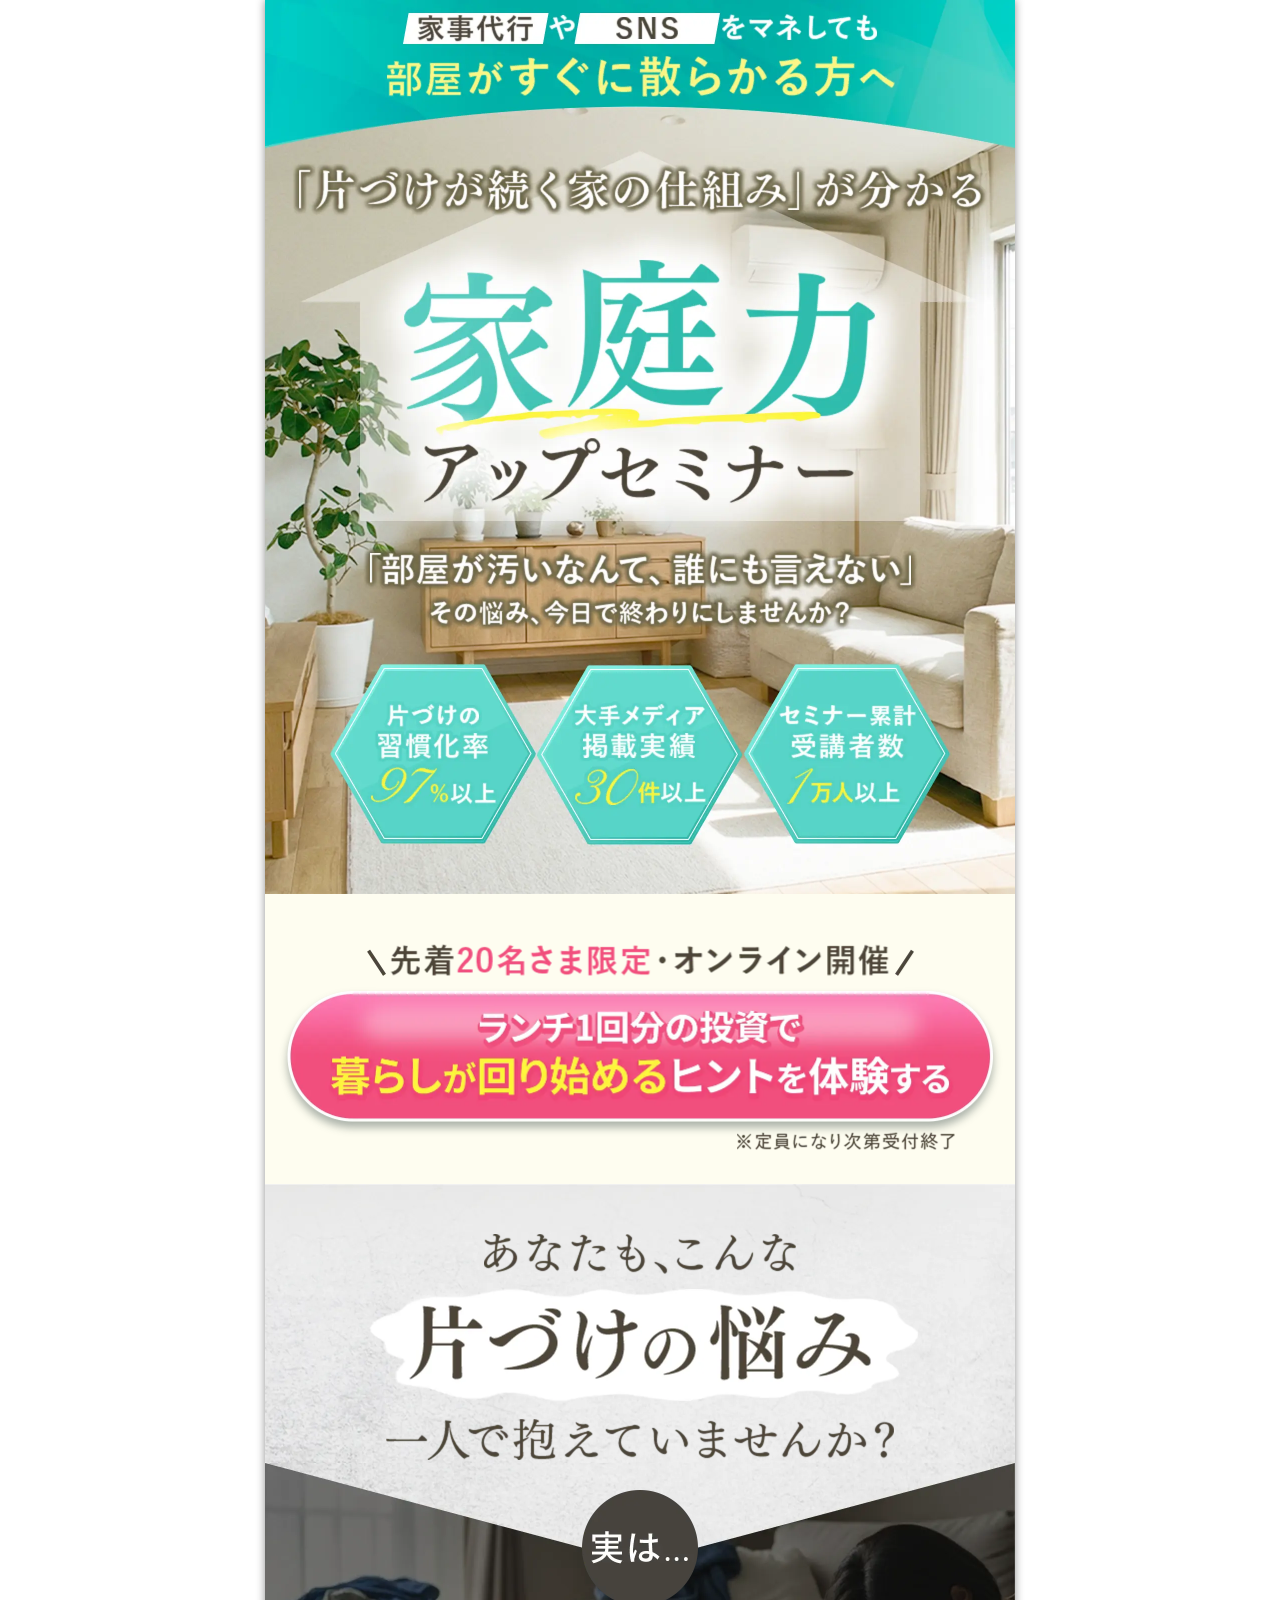
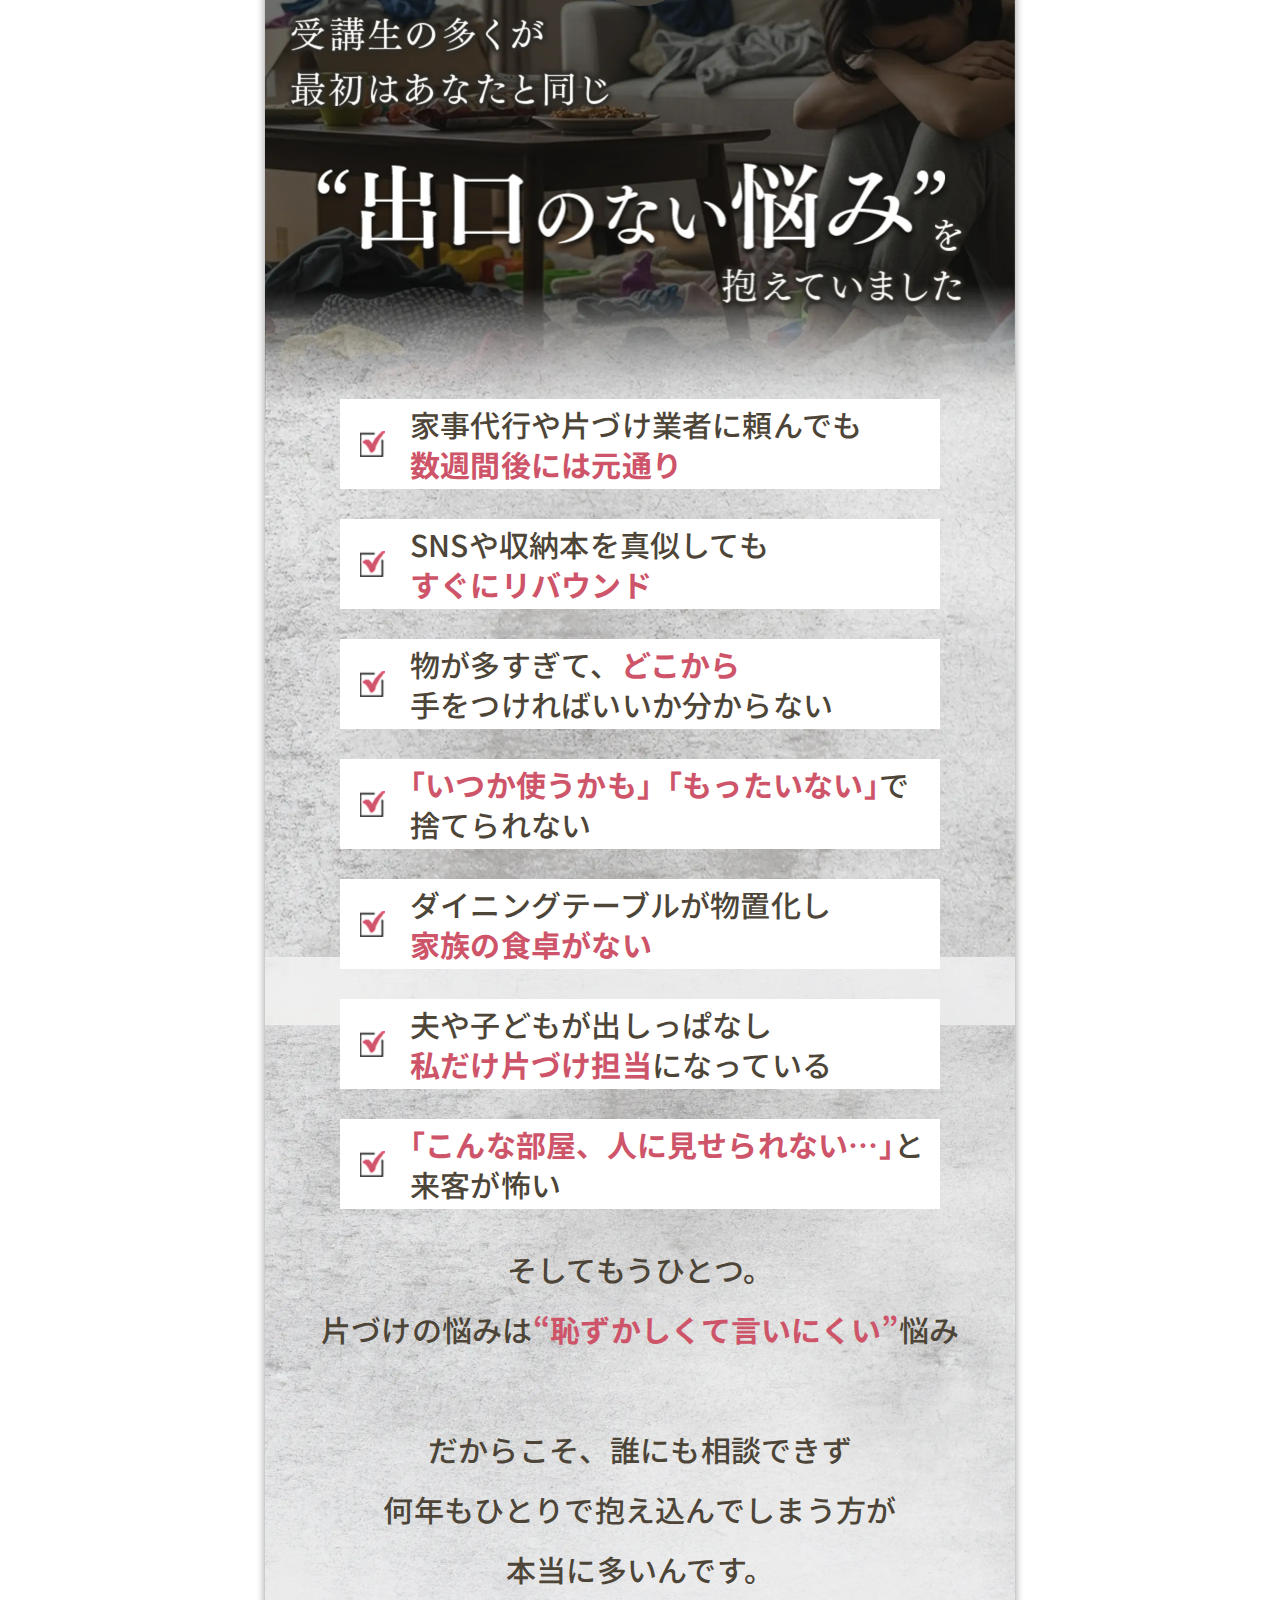
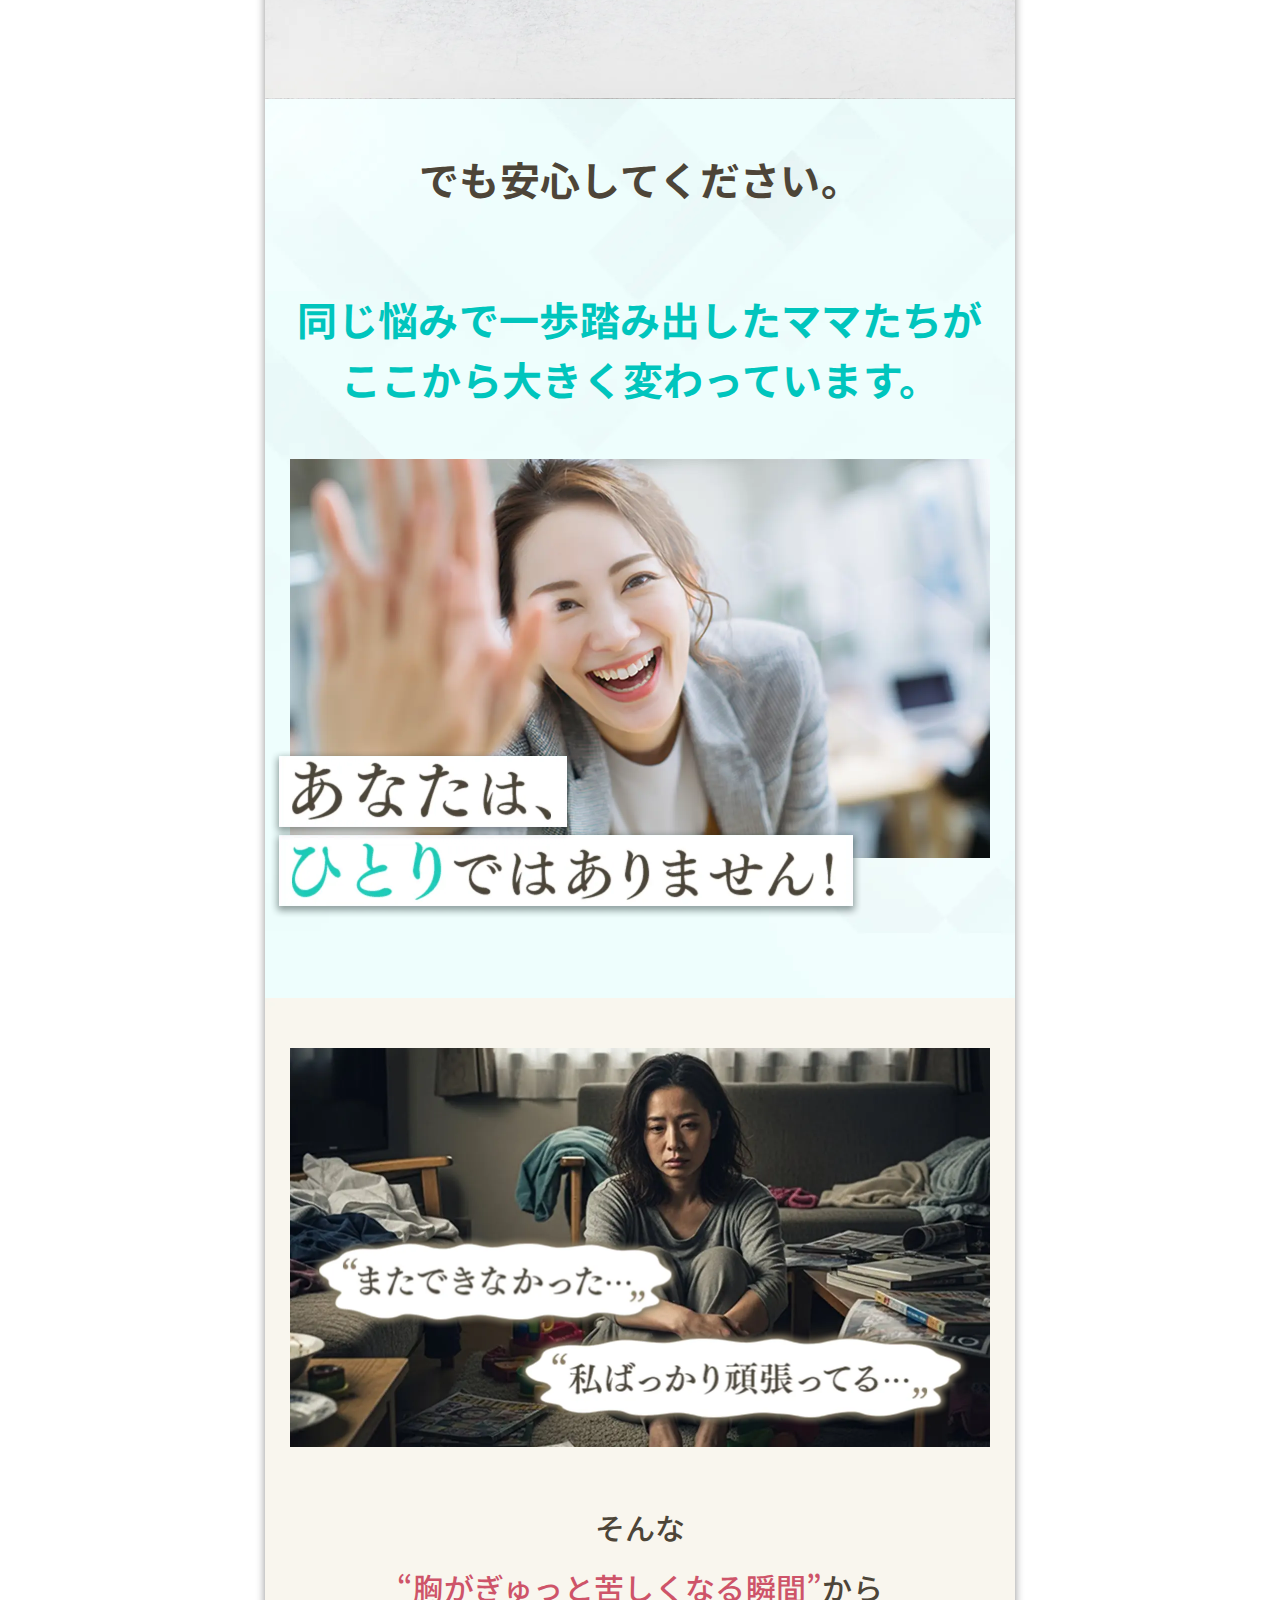
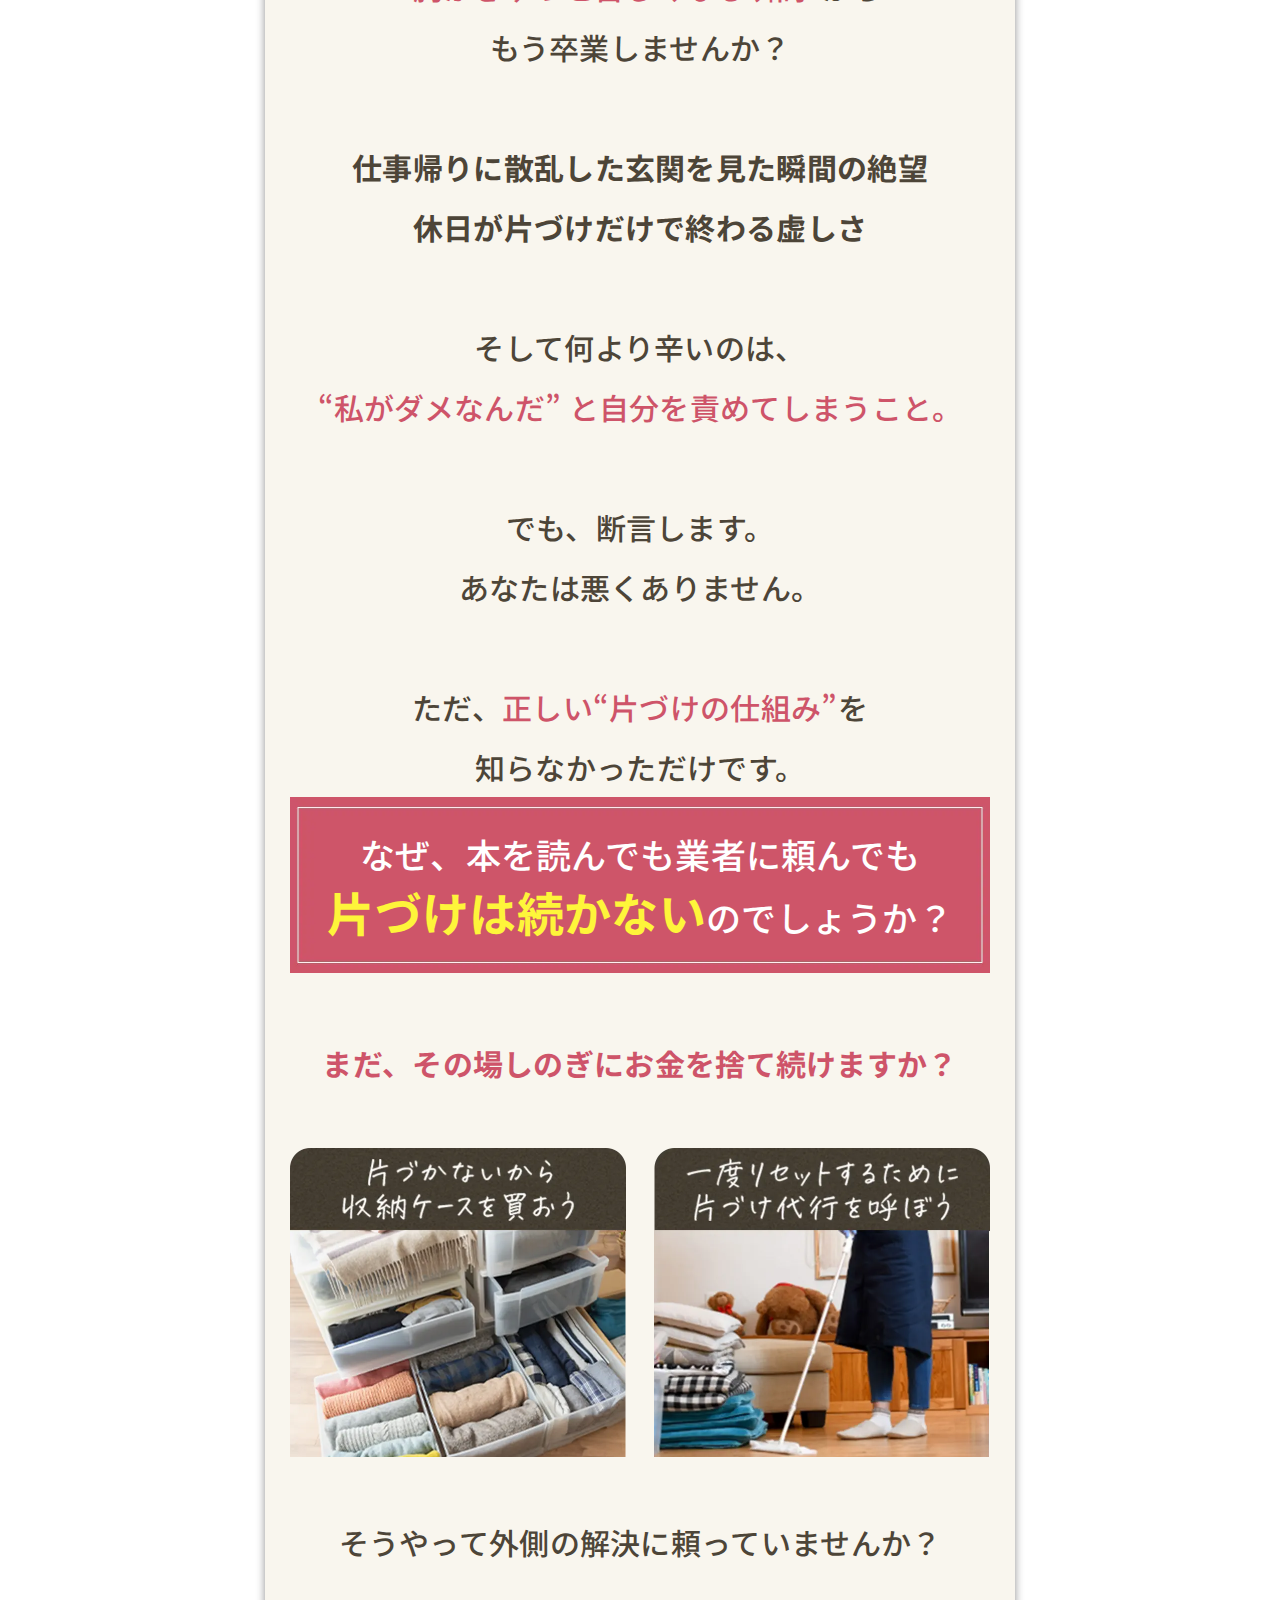
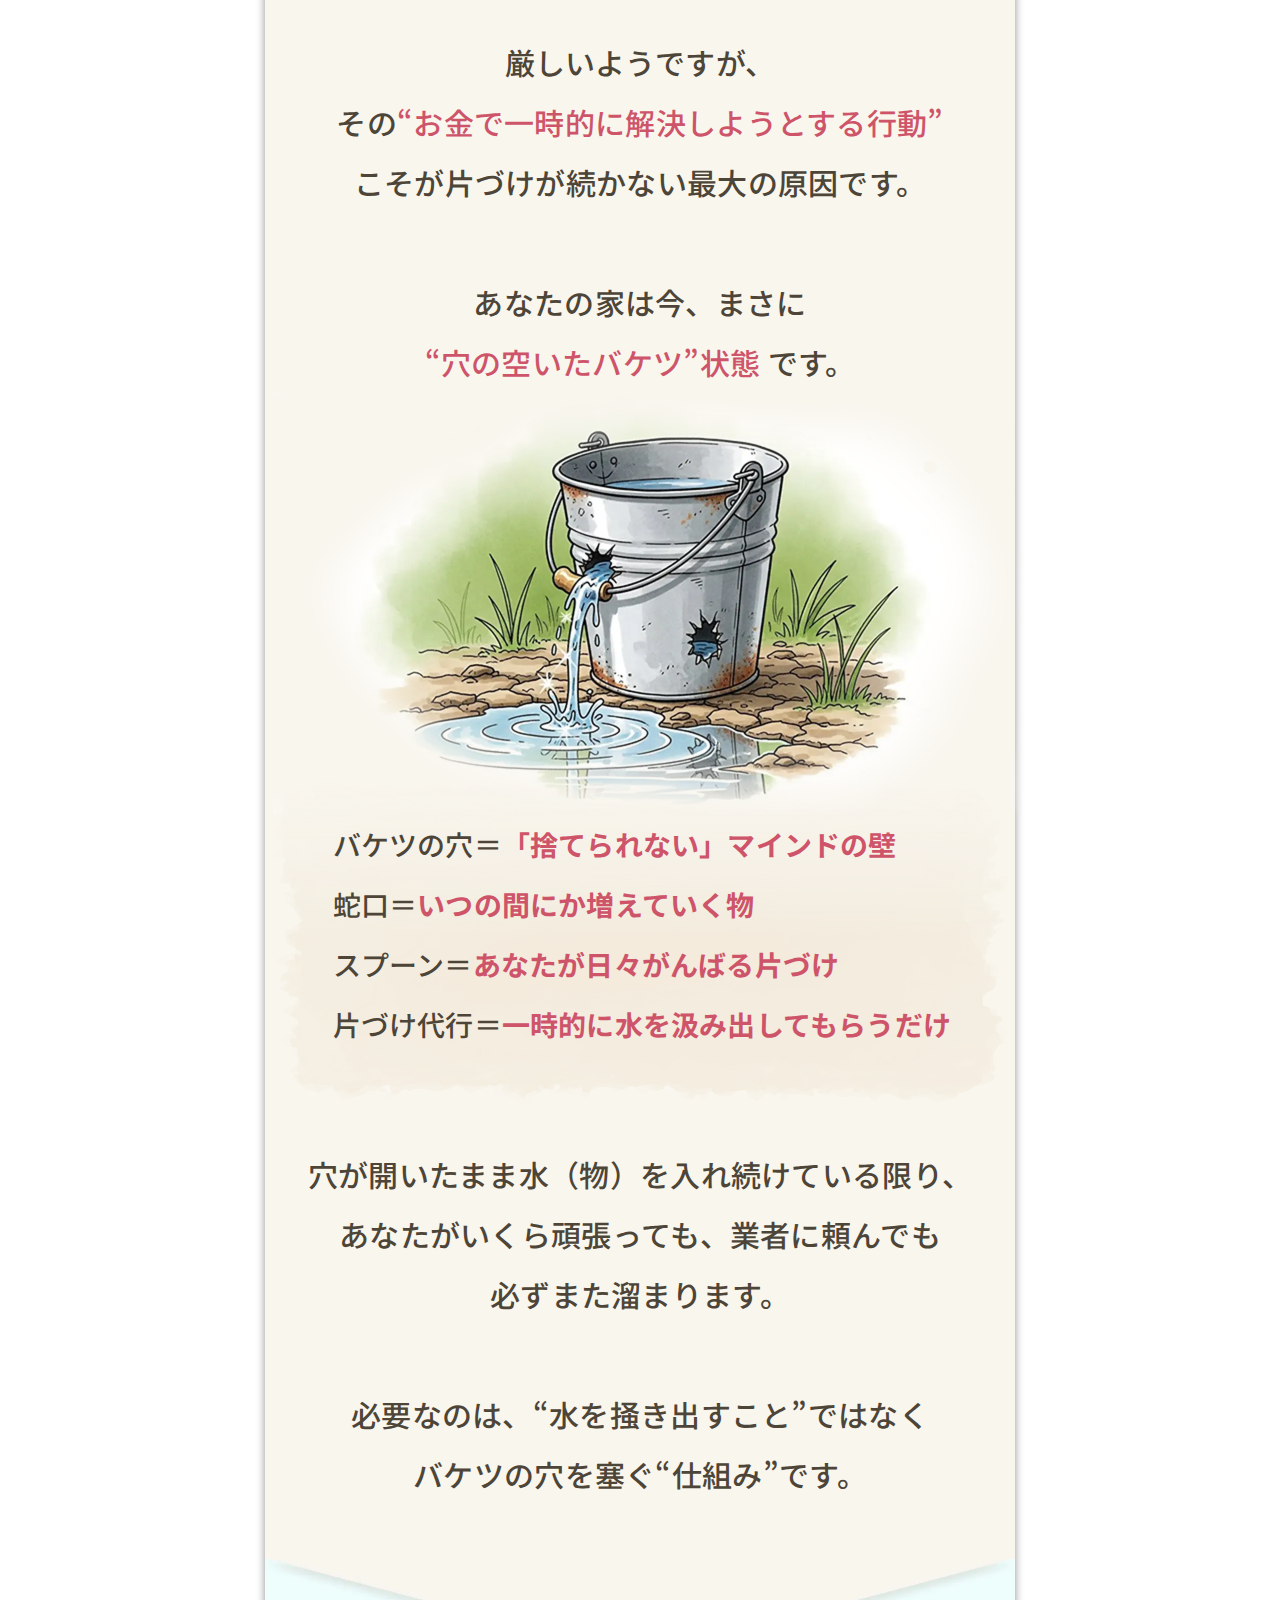
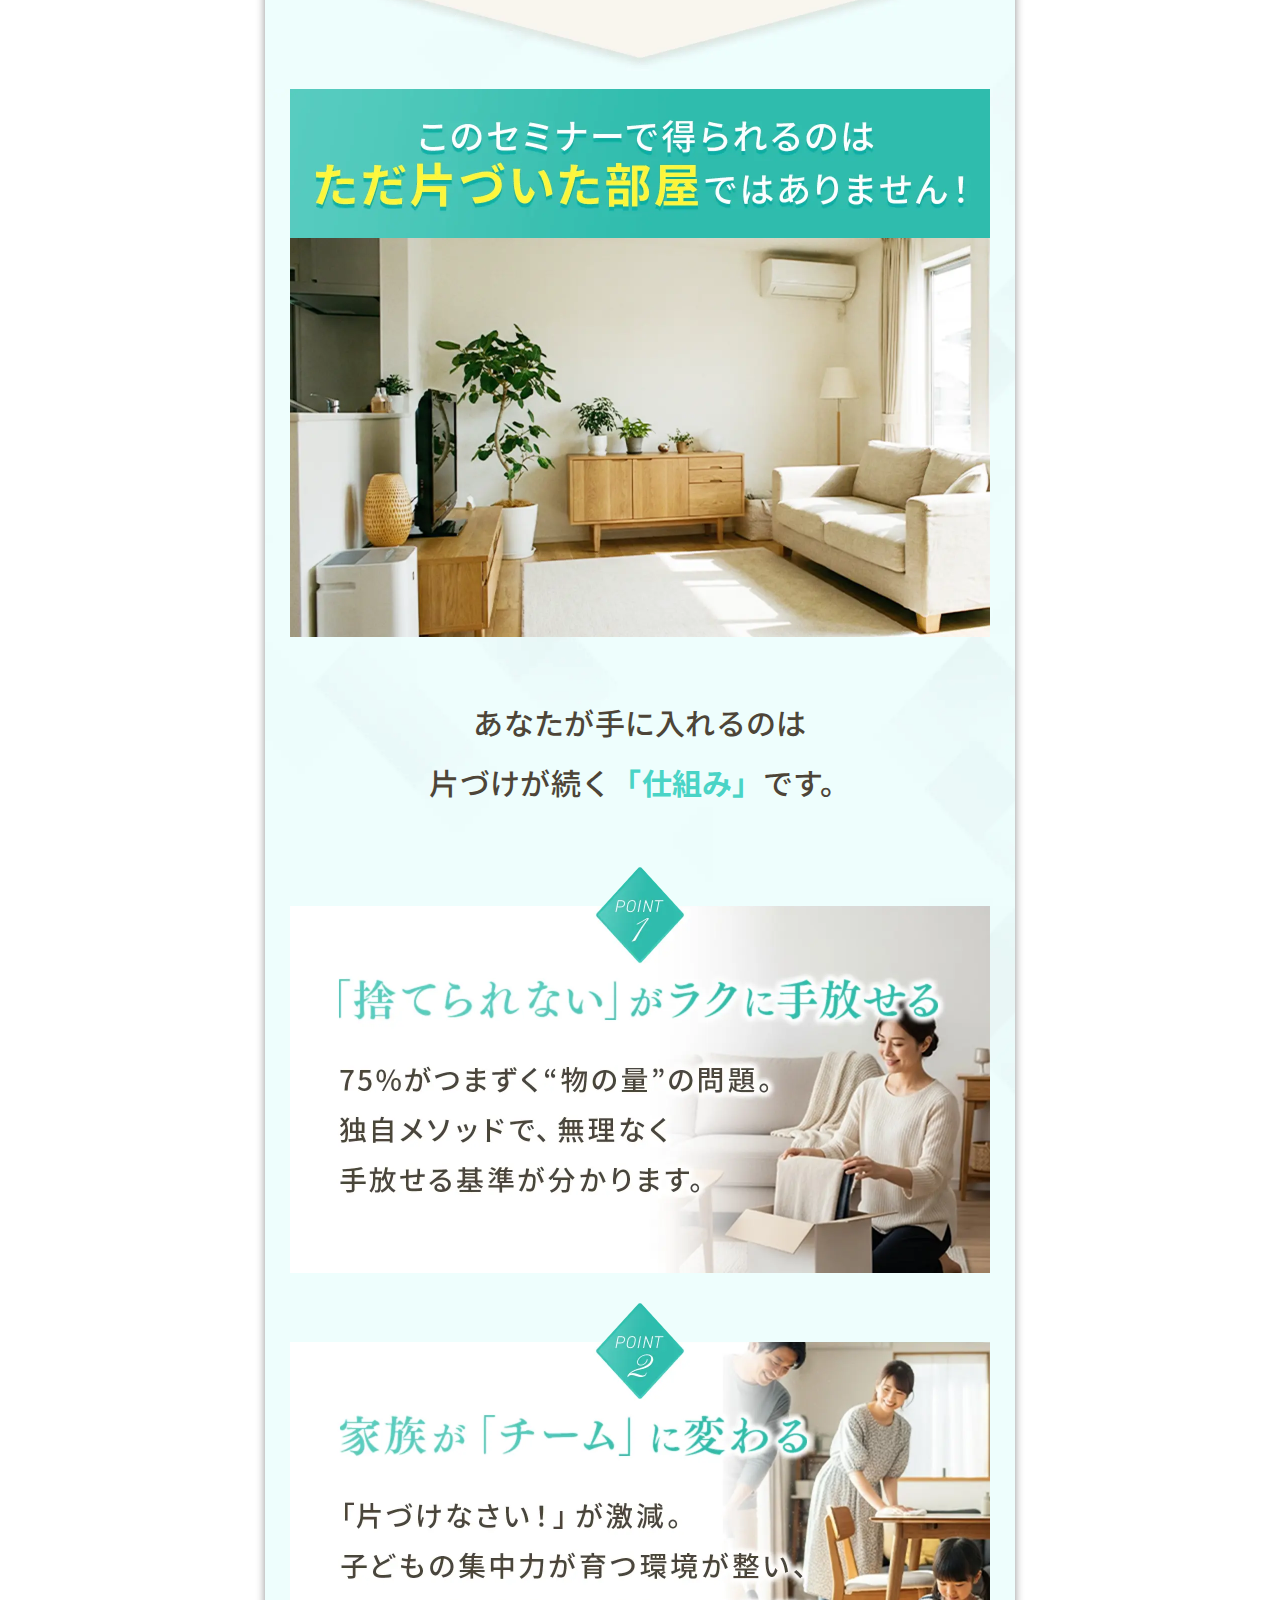
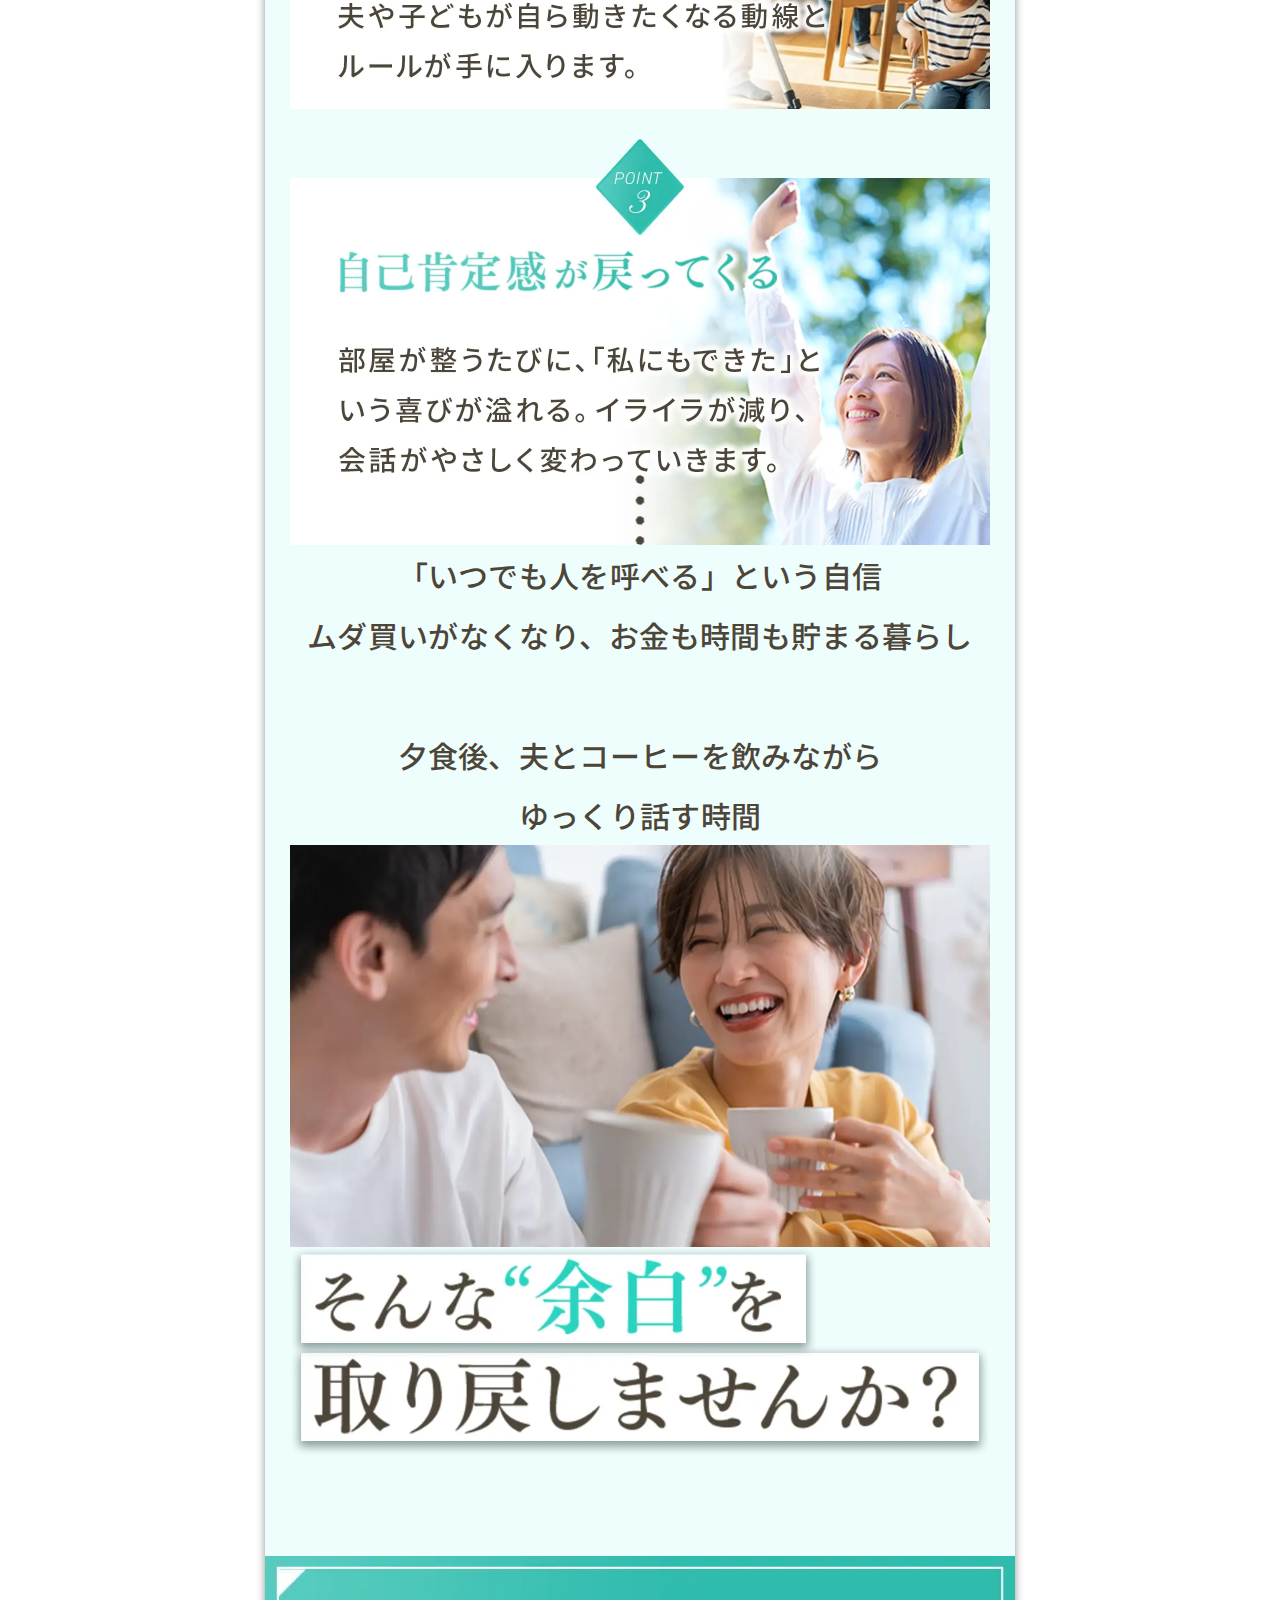
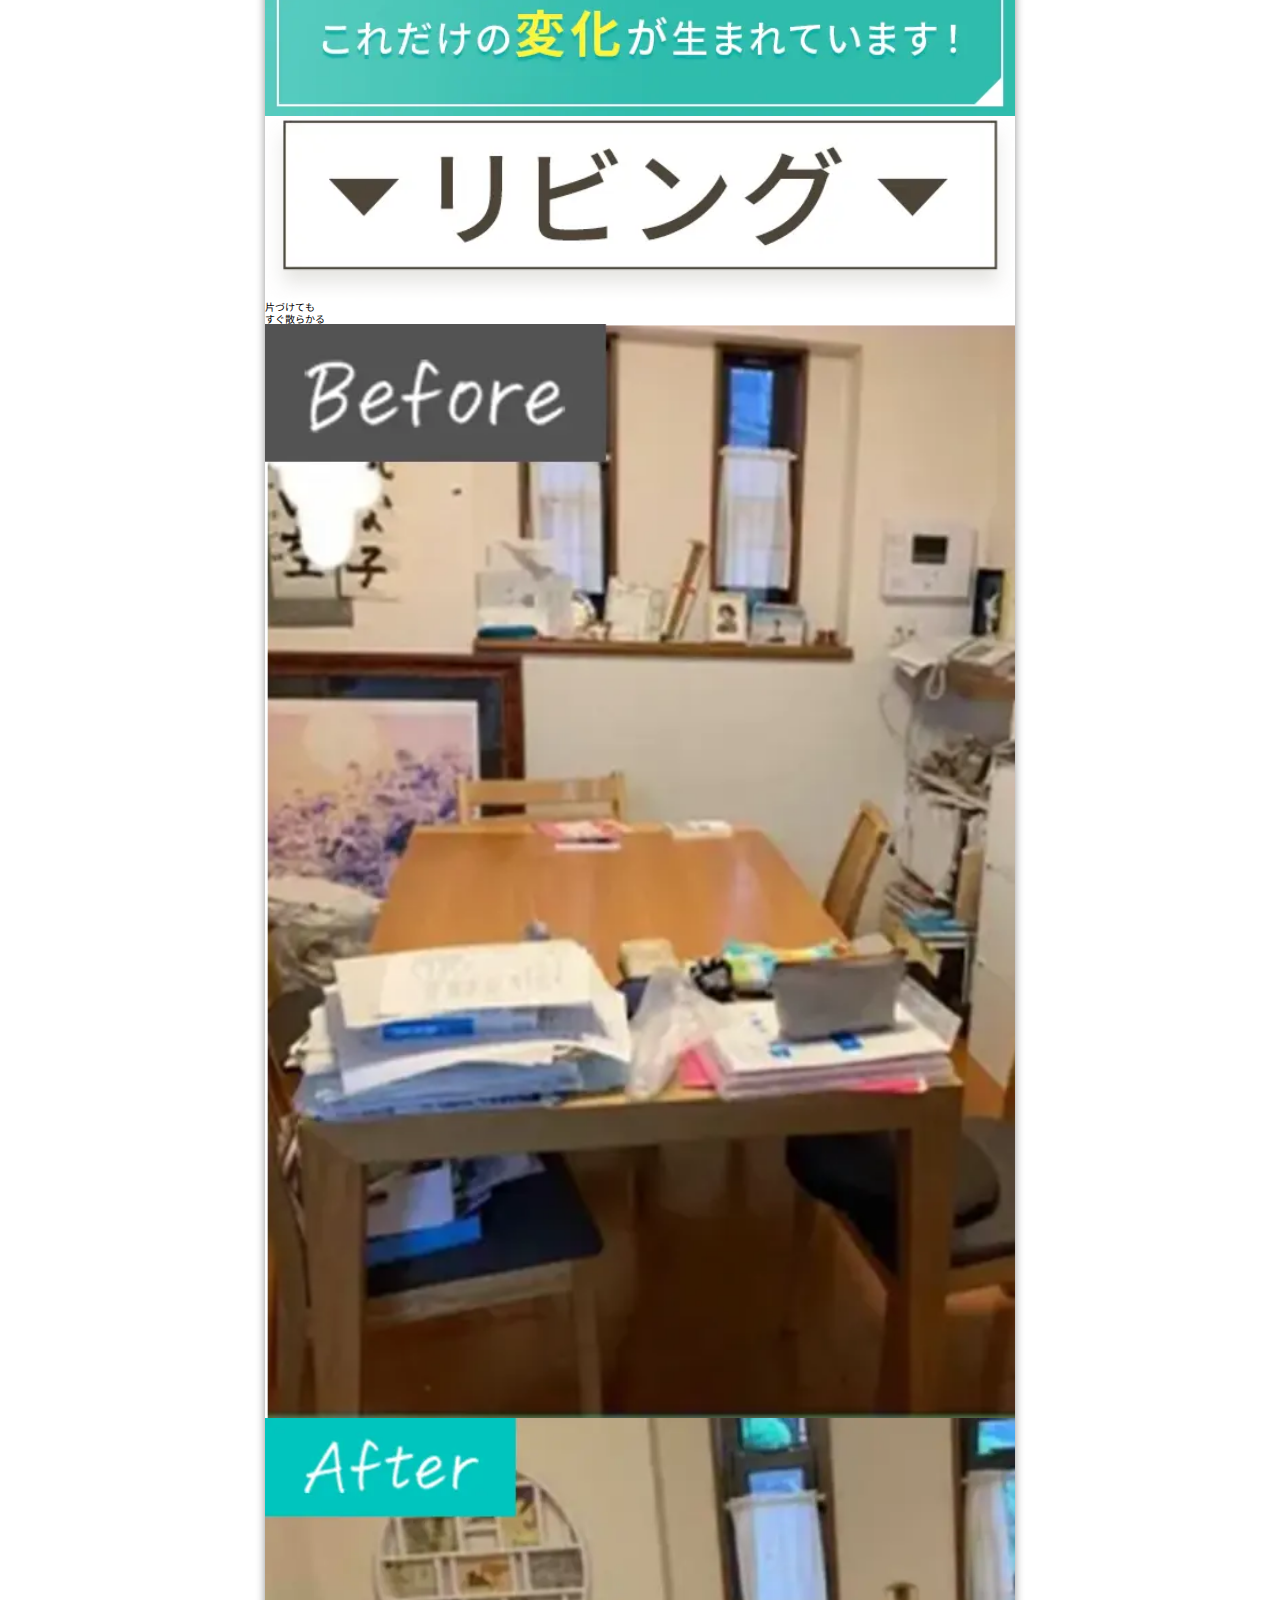
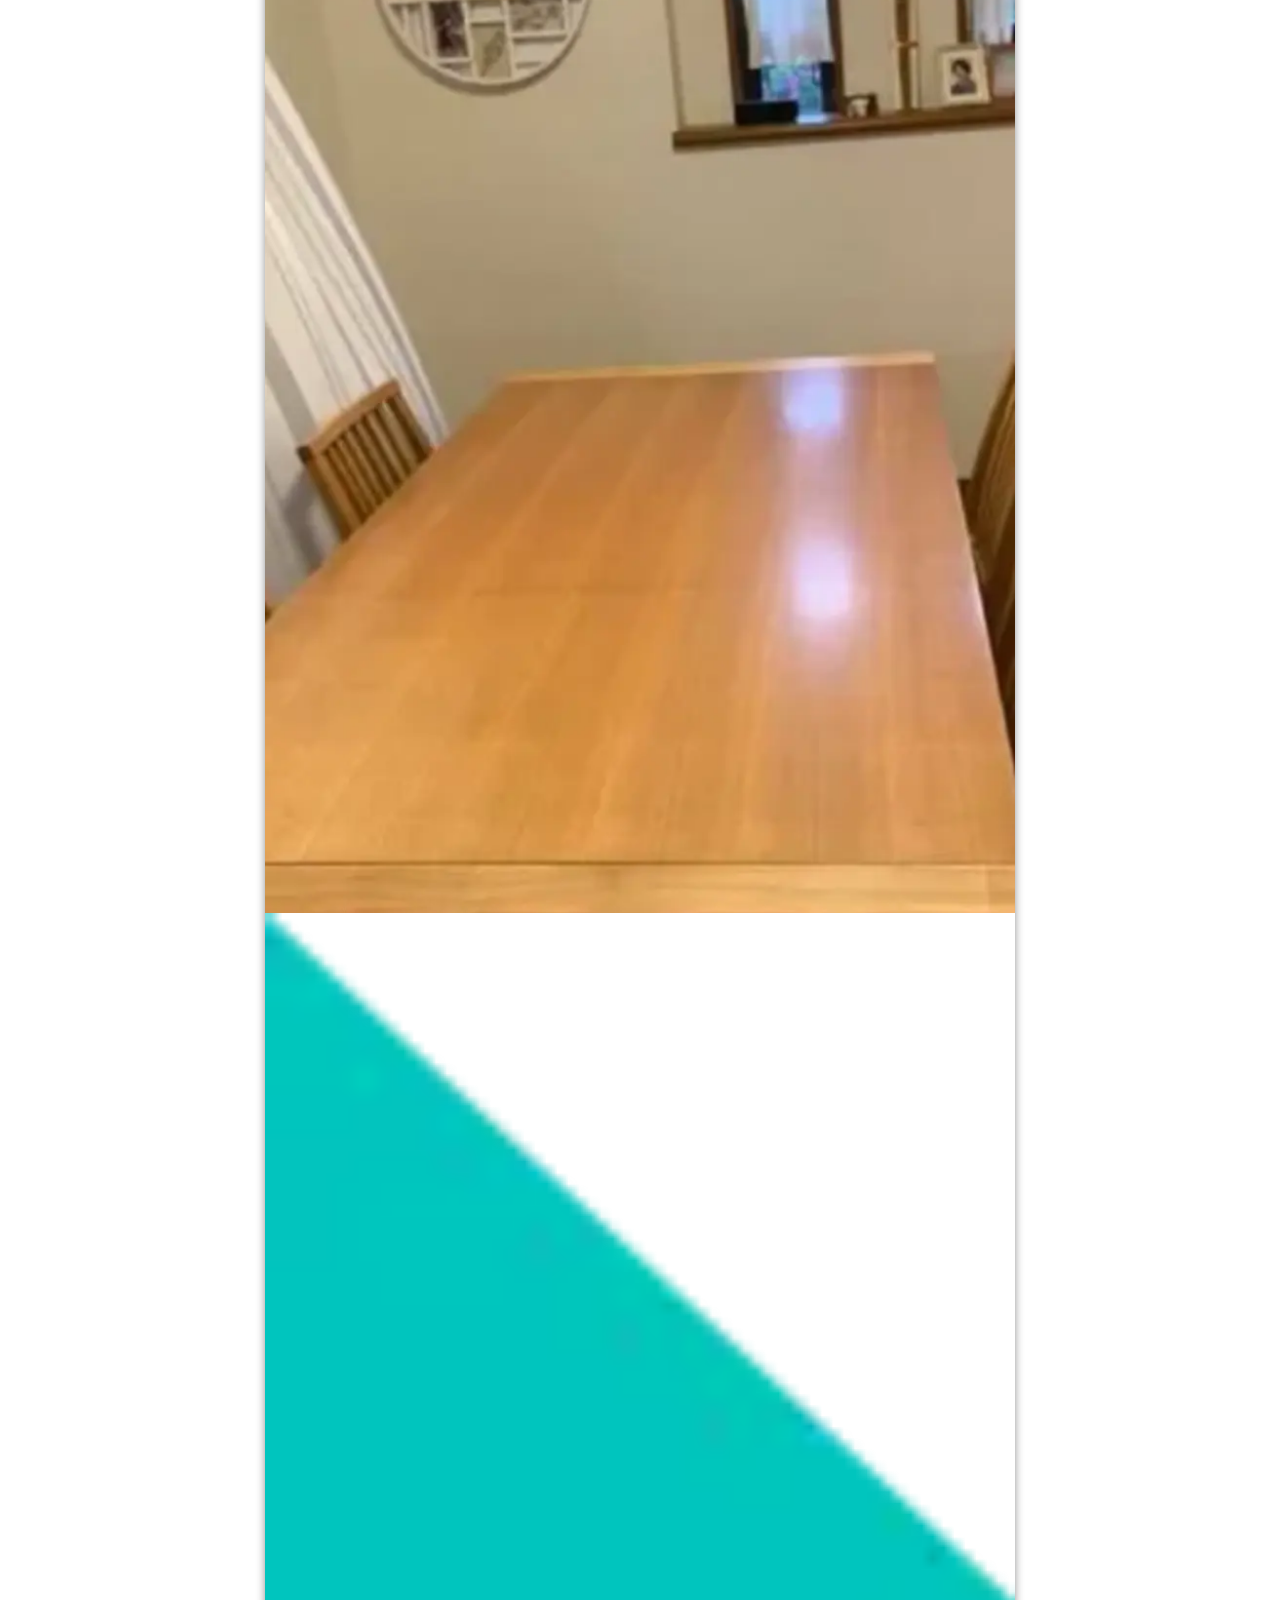
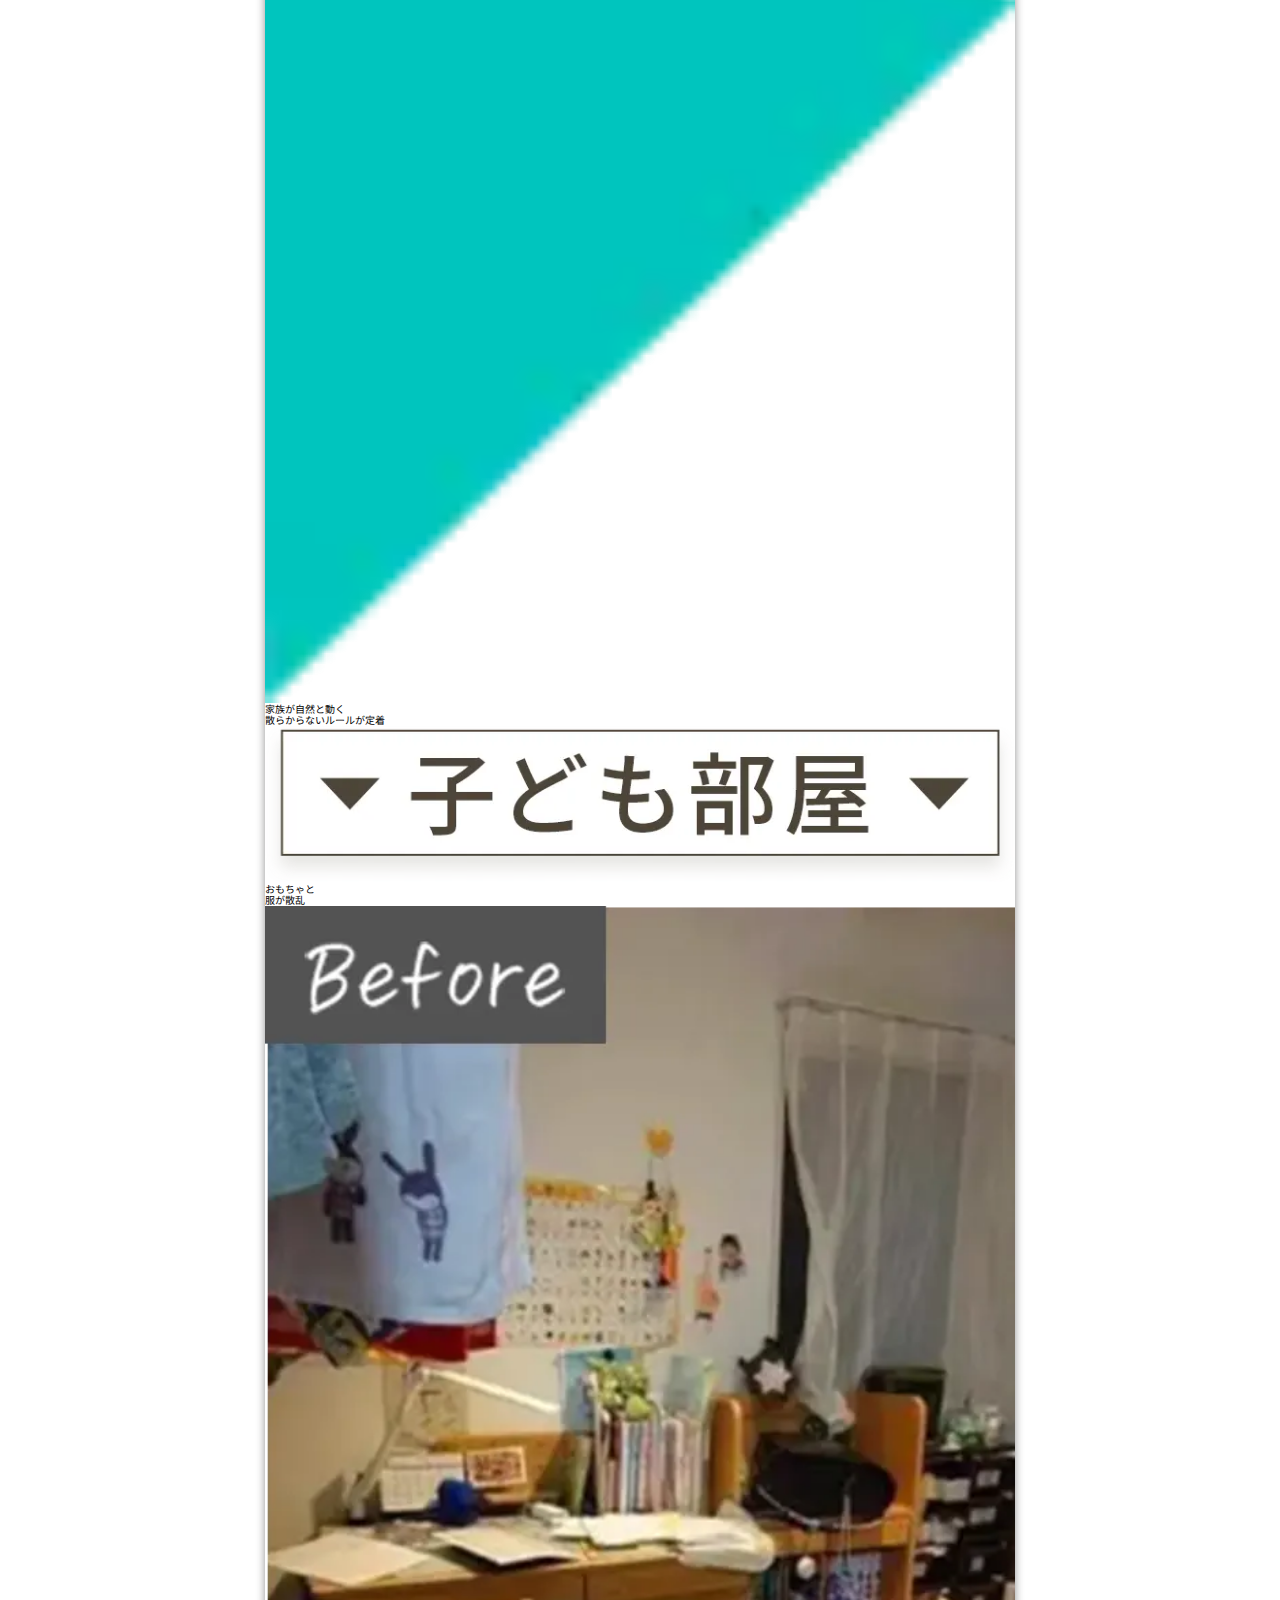
<file: index.html>
<!DOCTYPE html>
<html lang="ja">

  <head>
    <meta charset="UTF-8">
    <meta name="viewport" content="width=device-width, initial-scale=1.0, viewport-fit=cover">
    <meta name="description" content="家事代行やSNSをマネしても、部屋がすぐに散らかる方へ。「部屋が汚いなんて、誰にも言えない」その悩み、今日で終わりにしませんか?">
    <title>「片付けが続く家の仕組み」が分かる家庭力アップセミナー</title>
    <!-- アイキャッチ設定ここから -->
    <meta property="og:title" content="「片付けが続く家の仕組み」が分かる家庭力アップセミナー">
    <meta property="og:type" content="website">
    <meta property="og:url" content="">
    <meta property="og:image" content="">
    <meta property="og:site_name" content="「片付けが続く家の仕組み」が分かる家庭力アップセミナー">
    <meta property="og:description" content="家事代行やSNSをマネしても、部屋がすぐに散らかる方へ。「部屋が汚いなんて、誰にも言えない」その悩み、今日で終わりにしませんか?">
    <meta property="og:locale" content="ja_JP">
    <!-- アイキャッチ設定ここまで -->
    <!-- キャッシュ無効 リリース時削除 -->
    <meta http-equiv="Cache-Control" content="no-store">
    <!-- 電話番号リンク化防止 -->
    <meta name="format-detection" content="telephone=no">
    <!-- ファビコン -->
    <!-- 汎用 favicon -->
    <link rel="icon" type="image/png" sizes="32x32" href="/assets/images/favicon-32x32.png">
    <link rel="icon" type="image/png" sizes="16x16" href="/assets/images/favicon-16x16.png">
    <link rel="shortcut icon" href="/assets/images/favicon.ico">
    <!-- iOS ホーム画面用 -->
    <link rel="apple-touch-icon" sizes="180x180" href="/assets/images/apple-touch-icon-180x180.png">
    <!-- CSS -->
    <link rel="stylesheet" type="text/css" href="./assets/css/destyle.css">
    <link rel="stylesheet" href="./assets/css/style.css?202601062300">
    <!--  -->
    <link rel="preconnect" href="https://fonts.googleapis.com">
    <link rel="preconnect" href="https://fonts.gstatic.com" crossorigin>
    <link href="https://fonts.googleapis.com/css2?family=Noto+Sans+JP:wght@400;500;700&display=swap" rel="stylesheet">
  </head>

  <body>
    <div class="l-app">
      <header class="l-header">
        <!-- ヘッダー -->
      </header>
      <main class="l-main">
        <!-- メインコンテンツ -->
        <!-- fv -->
        <section class="sc01">
          <h1>
            <img src="./assets/images/fv-1@2x.webp" alt="「片付けが続く家の仕組み」が分かる家庭力アップセミナー" width="750" height="894">
          </h1>
          <div class="l-cta">
            <img class="p-cta-copy __mg-auto" src="./assets/images/fv-cta-copy@2x.webp" alt="先着20名さま限定・オンライン開催"
              width="547" height="32">
            <a href="">
              <img class="p-btn-cat __mg-auto" src="./assets/images/btn-fv-cta@2x.webp"
                alt="ランチ1回分の投資で暮らしが回り始めるヒントを体験する" width="706" height="136">
            </a>
            <img class="p-cta-memo" src="./assets/images/fv-cta-memo@2x.webp" alt="※定員になり次第受付終了" width="218"
              height="18">
          </div>
        </section>
        <!--  -->
        <section class="sc02">
          <div class="sc02-1">
            <img class="sc02-img  __mg-auto sc02-text-1_img" src="./assets/images/sc2-text-1@2x.webp" alt="あなたも、こんな"
              width="312" height="40">
            <img class="sc02-img  __mg-auto  sc02-text-2_img" src="./assets/images/sc2-text-2@2x.webp" alt="片付けの悩み"
              width="497" height="113">
            <img class="sc02-img  __mg-auto  sc02-text-3_img" src="./assets/images/sc2-text-3@2x.webp"
              alt="一人で抱えていませんか?" width="508" height="41">
            <img class="sc02-img  __mg-auto  sc02-text-4_img" src="./assets/images/sc2-text-4@2x.webp" alt="実は..."
              width="116" height="116">
            <img class="sc02-img    sc02-text-5_img" src="./assets/images/sc2-text-5@2x.webp" alt="受講生の多くが最初はあなたと同じ"
              width="330" height="101">
            <img class="sc02-img  __mg-auto  sc02-text-6_img" src="./assets/images/sc2-text-6@2x.webp"
              alt="出口のない悩みを抱えていました" width="656" height="146">
            <!--  -->
            <ul class="p-nayami_ul __mg-auto">
              <li class="p-nayami_ul_li">
                <p class="p-nayami_ul_li_p">家事代行や片づけ業者に頼んでも<br><span class="p-nayami_ul_li_p_span">数週間後には元通り</span></p>
              </li>
              <li class="p-nayami_ul_li">
                <p class="p-nayami_ul_li_p">SNSや収納本を真似しても<br><span class="p-nayami_ul_li_p_span">すぐにリバウンド</span></p>
              </li>
              <li class="p-nayami_ul_li">
                <p class="p-nayami_ul_li_p">物が多すぎて、<span class="p-nayami_ul_li_p_span">どこから</span><br> <span
                    class="p-nayami_ul_li_span">手をつければいいか分からない</span></p>
              </li>
              <li class="p-nayami_ul_li">
                <p class="p-nayami_ul_li_p"><span class="p-nayami_ul_li_p_span __text-l">「いつか使うかも」「もったいない」</span><span
                    class="__text-l">で</span><br>捨てられない</p>
              </li>
              <li class="p-nayami_ul_li">
                <p class="p-nayami_ul_li_p">ダイニングテーブルが物置化し<br> <span class="p-nayami_ul_li_p_span">家族の食卓がない</span></p>
              </li>
              <li class="p-nayami_ul_li">
                <p class="p-nayami_ul_li_p">夫や子どもが出しっぱなし<br> <span class="p-nayami_ul_li_p_span">私だけ片づけ担当</span>になっている
                </p>
              </li>
              <li class="p-nayami_ul_li">
                <p class="p-nayami_ul_li_p"><span class="p-nayami_ul_li_p_span __text-l">「こんな部屋、人に見せられない…」</span><span
                    class="__text-l">と</span><br>来客が怖い</p>
              </li>
            </ul>
            <div>
              <p class="sc02-1_p">そしてもうひとつ。<br> 片づけの悩みは<span class="sc02-1_p_span">“恥ずかしくて言いにくい”</span>悩み<br><br>
                だからこそ、誰にも相談できず<br> 何年もひとりで抱え込んでしまう方が<br> 本当に多いんです。</p>
            </div>
          </div>
          <!--  -->
          <div class="sc02-2">
            <p class="sc02-2_p">でも安心してください。</p>
            <h2 class="sc02-2_h2">同じ悩みで一歩踏み出したママたちが<br>ここから大きく変わっています。</h2>
            <div class="sc02-2-pic-area">
              <img class="sc02-2_img __mg-auto" src="./assets/images/sc2-pic-1-b@2x.webp" alt="" width="700"
                height="399">
              <img class="sc02-img  __mg-auto  sc02-text-7_img" src="./assets/images/sc2-text-7@2x.webp"
                alt="あなたは、ひとりではありません!" width="592" height="168">
            </div>
          </div>
        </section>
        <!--  -->
        <section class="sc03">
          <div class="sc3a">
            <div class="sc03-pic-area">
              <img class="sc03-pic-area_img __mg-auto" src="./assets/images/sc3a-pic1@2x.webp" alt="散らかった部屋で絶望する女性"
                width="700" height="399">
              <img class="sc03-pic-area-text1" src="./assets/images/sc3a-text-1@2x.webp" alt="またできなかった" width="371"
                height="96">
              <img class="sc03-pic-area-text2" src="./assets/images/sc3a-text-2@2x.webp" alt="私ばっかり頑張ってる..." width="454"
                height="98">
            </div>
            <p class="sc3a_p __mb110"> そんな<br><span class="sc3a_p-red">“胸がぎゅっと苦しくなる瞬間”</span>から<br> もう卒業しませんか？<br><br>
              <span class="sc3a_p-bolod">仕事帰りに散乱した玄関を見た瞬間の絶望<br> 休日が片づけだけで終わる虚しさ</span><br><br> そして何より辛いのは、<br>
              <span class="sc3a_p-red">“私がダメなんだ” と自分を責めてしまうこと。</span><br><br> でも、断言します。<br> あなたは悪くありません。<br><br>
              ただ、<span class="sc3a_p-red">正しい“片づけの仕組み”</span>を<br> 知らなかっただけです。
            </p>
            <div class="sc3a-h2-area">
              <h2 class="sc3a_h2"> なぜ、本を読んでも業者に頼んでも<br>
                <span class="sc3a_h2-yelow">片づけは続かない</span>のでしょうか？
              </h2>
            </div>
            <h3 class="sc3a_h3">まだ、その場しのぎにお金を捨て続けますか？</h3>
          </div>
          <div class="sc3a-cards">
            <img class="sc3a-card" src="./assets/images/sc3a-card-1@2x.webp" alt="片付かないから収納ケースを買おう" width="335"
              height="308">
            <img class="sc3a-card" src="./assets/images/sc3a-card-2@2x.webp" alt="一度リセットするために片付け代行を呼ぼう" width="336"
              height="308">
          </div>
          <div>
            <p class="sc3a_p"> そうやって外側の解決に頼っていませんか？<br><br> 厳しいようですが、<br> その<span
                class="sc3a_p-red">“お金で一時的に解決しようとする行動”</span><br> こそが片づけが続かない最大の原因です。<br><br> あなたの家は今、まさに<br>
              <span class="sc3a_p-red">“穴の空いたバケツ”状態</span> です。
            </p>
          </div>
          <!-- ばけつ -->
          <div class="sc3a-bucket">
            <img class="sc3a-bucket_img" src="./assets/images/sc3a-bucket-pic@2x.webp" alt="穴の空いたバケツの絵" width="746"
              height="422">
            <div class="sc3a-bucket-text">
              <p> バケツの穴＝<span class="sc3a-bucket-text-red">「捨てられない」マインドの壁</span><br> 蛇口＝<span
                  class="sc3a-bucket-text-red">いつの間にか増えていく物</span><br> スプーン＝<span
                  class="sc3a-bucket-text-red">あなたが日々がんばる片づけ</span><br> 片づけ代行＝<span
                  class="sc3a-bucket-text-red">一時的に水を汲み出してもらうだけ</span></p>
            </div>
          </div>
          <!--  -->
          <div>
            <p class="sc3a_p __pb55">穴が開いたまま水（物）を入れ続けている限り、<br> あなたがいくら頑張っても、業者に頼んでも<br> 必ずまた溜まります。<br><br>
              必要なのは、“水を掻き出すこと”ではなく<br> バケツの穴を塞ぐ“仕組み”です。 </p>
          </div>
          <img src="./assets/images/sc3a-bck2@2x.webp" alt="" width="750" height="130">
          <div class="sc3b">
            <div class="sc3b-inner">
              <h2>
                <img src="./assets/images/sc3b-header@2x.webp" alt="このセミナーで得られるのは ただ片付いた部屋ではありません!" width="700"
                  height="149">
                <img class="__mb55" src="./assets/images/sc3b-pic-1@2x.webp" alt="片付いた部屋の写真" width="700" height="399">
              </h2>
              <p class="sc3b_p __mb55"> あなたが手に入れるのは<br> 片づけが続く<span class="sc3b_p-green">「仕組み」</span>です。 </p>
              <img class="__mb30" src="./assets/images/sc3b-point-1@2x.webp" alt="" width="700" height="406">
              <img class="__mb30" src="./assets/images/sc3b-point-2@2x.webp" alt="" width="700" height="406">
              <div class="__4dotos-base">
                <img class=" __pb60" src="./assets/images/sc3b-point-3@2x.webp" alt="" width="700" height="406">
                <img class="__4dotos" src="./assets/images/sc3b-doto@2x.webp" width="9" height="70">
              </div>
              <p class="sc3b_p __mb60"> 「いつでも人を呼べる」という自信<br> ムダ買いがなくなり、お金も時間も貯まる暮らし<br><br> 夕食後、夫とコーヒーを飲みながら<br>
                ゆっくり話す時間 </p>
              <div class="sc3b-pic-2">
                <img src="./assets/images/sc3b-pic-2b@2x.webp" width="700" height="402">
                <img class="sc3b-pic-2-text_img" src="./assets/images/sc3b-text-1@2x.webp" alt="そんな余白を取り戻しませんか?"
                  width="563" height="168">
              </div>
            </div>
          </div>
        </section>
        <!--  -->
        <section id="" class="sc4">
          <div class="sc4a">
            <div class="sc4-inner __mg-auto">
              <h2>
                <img class="sc4a-header_img __mb100" src="./assets/images/sc4a-header.webp" alt="これだけの変化が生まれています!"
                  width="700" height="149">
              </h2>
              <!-- card -->
              <div class="sc4a-card __mg-auto __mb145">
                <h3>
                  <img class="sc4a-card-header __mg-auto __mb35 __w327" src="./assets/images/sc4a-card-1-text-1@2x.webp"
                    alt="リビング" width="327" height="81">
                </h3>
                <div class="sc4a-card-pic-area">
                  <div class="sc4a-card-before">
                    <h3 class="sc4a-card-before_h3 __mg-auto __mb10"> 片づけても<br>すぐ散らかる </h3>
                    <img class="sc4a-card-before_img" src="./assets/images/sc4a-card-1-before-pic@2x.webp" alt=""
                      width="275" height="401">
                  </div>
                  <div class="sc4a-card-after">
                    <img src="./assets/images/sc4a-card-1-after-pic@2x.webp" alt="リビングのafterの写真" width="384"
                      height="561">
                    <img class="sc4a-card-after-arrow_img" src="./assets/images/sc4a-card-arrow@2x.webp" alt="▶"
                      width="34" height="63">
                    <p class="sc4a-card-after_p">家族が自然と動く<br>
                      <span class="sc4a-card-after_p-green">散らからないルールが定着</span>
                    </p>
                  </div>
                </div>
              </div><!-- end card -->
              <!-- card -->
              <div class="sc4a-card __mg-auto __mb145">
                <h3>
                  <img class="sc4a-card-header __mg-auto __mb35 __w386" src="./assets/images/sc4a-card-2-text-1@2x.webp"
                    alt="子ども部屋" width="386" height="81">
                </h3>
                <div class="sc4a-card-pic-area">
                  <div class="sc4a-card-before">
                    <h3 class="sc4a-card-before_h3 __mg-auto __mb10"> おもちゃと<br>服が散乱 </h3>
                    <img class="sc4a-card-before_img" src="./assets/images/sc4a-card-2-before-pic@2x.webp" alt=""
                      width="275" height="401">
                  </div>
                  <div class="sc4a-card-after">
                    <img src="./assets/images/sc4a-card-2-after-pic@2x.webp" alt="子ども部屋afterの写真" width="384"
                      height="561">
                    <img class="sc4a-card-after-arrow_img" src="./assets/images/sc4a-card-arrow@2x.webp" alt="▶"
                      width="34" height="63">
                    <p class="sc4a-card-after_p">
                      <span class="sc4a-card-after_p-green">子どもが自ら片づけ</span><br> 親子のイライラ激減
                    </p>
                  </div>
                </div>
              </div><!-- end card -->
              <!-- card -->
              <div class="sc4a-card __mg-auto __mb110">
                <h3>
                  <img class="sc4a-card-header __mg-auto __mb35 __w327" src="./assets/images/sc4a-card-3-text-1@2x.webp"
                    alt="キッチン" width="327" height="81">
                </h3>
                <div class="sc4a-card-pic-area">
                  <div class="sc4a-card-before">
                    <h3 class="sc4a-card-before_h3 __mg-auto __mb10"> 物が多く<br>料理がしづらい </h3>
                    <img class="sc4a-card-before_img" src="./assets/images/sc4a-card-3-before-pic@2x.webp" alt=""
                      width="275" height="401">
                  </div>
                  <div class="sc4a-card-after">
                    <img src="./assets/images/sc4a-card-3-after-pic@2x.webp" alt="キッチンのafterの写真" width="384"
                      height="561">
                    <img class="sc4a-card-after-arrow_img" src="./assets/images/sc4a-card-arrow@2x.webp" alt="▶"
                      width="34" height="63">
                    <p class="sc4a-card-after_p">必要な物だけが整い<br>
                      <span class="sc4a-card-after_p-green">料理時間が快適に</span>
                    </p>
                  </div>
                </div>
              </div><!-- end card -->
            </div>
            <h2 class="sc4b_h2 __mg-auto  __mb30">参加者の声</h2>
            <p class="sc4b_p __mb90"> 「夫婦喧嘩がなくなり、夫が『ありがとう』と言ってくれるように」<br> 「汚部屋だったのに、友人に“モデルルームみたい”と言われ涙が出た」 </p>
          </div>
          <!--  -->
          <div class="sc4b">
            <div class="profile __mb145">
              <img class="profile_img" src="./assets/images/sc4b-profile-pic2@2x.webp" width="750" height="750">
              <img class="profile-text1_img" src="./assets/images/sc4b-text-1@2x.webp" alt="私もかつて、散らかりと孤独の中で泣いていました。"
                width="264" height="666">
              <h2>
                <img class="profile-text2_img" src="./assets/images/sc4b-text-2@2x.webp" alt="家庭力アップアカデミー主宰" width="76"
                  height="226">
                <img class="profile-text3_img" src="./assets/images/sc4b-text-3@2x.webp" alt="西崎彩智" width="87"
                  height="318">
              </h2>
              <img class="profile-text4_img" src="./assets/images/sc4b-text-4@2x.webp" alt="Profile" width="243"
                height="118">
              <img class="profile_pic" src="./assets/images/sc4b-pic-1@2x.webp" width="160" height="201">
            </div>
            <div class="sc4b-text">
              <p class="sc4b-text_p"> 人生どん底から気づいた<span class="sc4b-text_p-red">“片づけの力”</span><br> 仕事・家事・育児の全てを抱え込み、<br>
                心も家も荒れて離婚を経験。<br> 「もう無理だ」と感じていた日々。<br><br> そこから“家の片づけ”を始めることで<br>
                <span class="sc4b-text_p-red">心が軽くなり、子どもとの関係も</span><br>
                <span class="sc4b-text_p-red">劇的に改善しました。</span><br><br>
                <span class="sc4b-text_p-red">あなたへ</span><br> 「ひとりで頑張らなくていい」<br> 「家族は変わる。暮らしは変わる」<br><br> このセミナーは、<br>
                ただの整理整頓講座ではありません。<br>
                <span class="sc4b-text_p-red" “人生の主導権”を取り戻すための時間です。></span>
              </p>
            </div>
          </div>
    </div>
    <!--  -->
    <div class="sc4c">
      <h2>
        <img class="sc4c-header __mg-auto __mb55" src="./assets/images/sc4c-text-1@2x.webp" alt="～参加者限定～3大特典"
          width="613" height="192">
      </h2>
      <div class="sc4c-tokuten __mg-auto __mb55">
        <div class="sc4c-tokuten-inner">
          <!--  -->
          <div class="tokuten-card  __mg-auto">
            <h3>
              <img class="__w566" src="./assets/images/sc4c-tokuten-1-text@2x.webp" alt="特典1 ママの時間リセットシート(PDF)"
                width="566" height="136">
            </h3>
            <p class="tokuten-card_p">忙しさの正体が見える化され、<br> ムダがスパッと消える！</p>
            <img src="./assets/images/sc4a-tokuten-doto@2x.webp" width="602" height="2">
          </div> <!-- end tokuten-card -->
          <!--  -->
          <div class="tokuten-card">
            <h3>
              <img class="__w545" src="./assets/images/sc4c-tokuten-2-text@2x.webp" alt="特典2 家族が超協力!声かけ例文集(PDF)"
                width="545" height="115">
            </h3>
            <p class="tokuten-card_p">性格・年齢別だから、今日からすぐ使える!<br> 家族が自然と手伝ってくれるように!</p>
            <img src="./assets/images/sc4a-tokuten-doto@2x.webp" width="602" height="2">
          </div> <!-- end tokuten-card -->
          <!--  -->
          <div class="tokuten-card">
            <h3>
              <img class="__w386" src="./assets/images/sc4c-tokuten-3-text@2x.webp" alt="特典3 個別質問権(体験会後30分)" width="386"
                height="117">
            </h3>
            <p class="tokuten-card_p">「うちの場合は？」をその場で解決！<br> 家ごとに最適な仕組みを作れる</p>
          </div> <!-- end tokuten-card -->
        </div> <!-- end tokuten-inner -->
        <img class="tokuten-l_img" src="./assets/images/sc4a-tokuten-l-pic@2x.webp" width="464" height="569">
        <img class="tokuten-r_img" src="./assets/images/sc4a-tokuten-r-pic@2x.webp" width="177" height="528">
      </div><!-- end tokuten -->
      <!--  -->
      <div class="sc4ctokuten-text __mb60">
        <p class="sc4ctokuten-text_p"> 特典だけでも<span class="sc4ctokuten-text_p-green">セミナー代以上の価値</span><br> だから<span
            class="sc4ctokuten-text_p-green">“変われるスピード”</span>が違います<br><br> ランチ1回分で、一生モノの“余白”を手に入れる<br><br>
          <span class="sc4ctokuten-text_p-green sc4ctokuten-text_p-price">参加費：3,000円</span><br><br>
          【小さなお子様がいるママもご安心ください】<br><br>
          <span class="sc4ctokuten-text_p-green">・ 完全顔出しナシ（カメラOFF）でOK</span> <br> 「部屋を見られるのが恥ずかしい」<br> 「すっぴんだから」…<br>
          そんな心配は無用です。<br> プライバシーは完全に守られますので、<br> リラックスしてご参加ください。<br><br>
          <span class="sc4ctokuten-text_p-green">・「耳だけ参加」も大歓迎</span> <br> 「子供が泣くかも」「じっと座っていられない」<br> という方も大丈夫。
          授乳中や寝かしつけ中、<br> 家事をしながらの「ラジオ参加」もOKです。<br><br>
          <span class="sc4ctokuten-text_p-green">・ 強引な勧誘は一切ありません </span><br> 安心して学びの時間をお楽しみください。<br>
          120分で“片づけの常識”が180度変わります。
        </p>
      </div>
      <img class="sc4c-tokuten_img __mg-auto __mb60" src="./assets/images/sc4a-tokuten-pic-1@2x.webp" width="700"
        height="399">
      <div class="last-copy __mg-auto">
        <p class="last-copy_p"> このページをここまで読んだあなたは、<br> きっと長いあいだずっと、<br> 誰にも言えない片づけの悩みを<br> ひとりで抱えてきた人です。<br><br>
          恥ずかしくて相談できなかった。<br> 家族にも言えなかった。<br> でも、変わりたい気持ちはずっとあったはず。<br><br> 同じ想いで一歩踏み出したママたちは、<br> ここから本当に<span
            class="last-copy_p-green">大きく変わっています。</span><br> そして、そのきっかけは「よし、行ってみよう」の<br>
          <span class="last-copy_p-green">“たった1回の決断”</span>でした。<br><br> どうか、あなたも <br> これを最後の頼みのつもりで<br>
          <span class="last-copy_p-green">一歩、踏み出してみませんか？</span>
        </p>
      </div>
    </div>
    <!--  -->
    <div class="l-cta">
      <img class="p-cta-copy __mg-auto" src="./assets/images/fv-cta-copy@2x.webp" alt="先着20名さま限定・オンライン開催" width="547"
        height="32">
      <a href="">
        <img class="p-btn-cat __mg-auto" src="./assets/images/btn-fv-cta@2x.webp" alt="ランチ1回分の投資で暮らしが回り始めるヒントを体験する"
          width="706" height="136">
      </a>
      <img class="p-cta-memo" src="./assets/images/fv-cta-memo@2x.webp" alt="※定員になり次第受付終了" width="218" height="18">
    </div>
    </section>
    </main>
    <footer class="l-footer">
<div class="footer-upper __mg-auto">
  <a href="https://nishizakisachi.com/tokushoho/" rel="nofollow noopener noreferrer"
            target="_blank">特定商取引に基づく表記</a><p>　|　</p><a href="https://nishizakisachi.com/privacy/" rel="nofollow noopener noreferrer"
            target="_blank">個人情報保護方針</a>
</div>
<p>Copyright 2023 株式会社Homeport</p>
    </footer>
    </div>
    <script src="./assets/js/lazyload-prioritize.js" defer></script>
  </body>

</html>
</file>
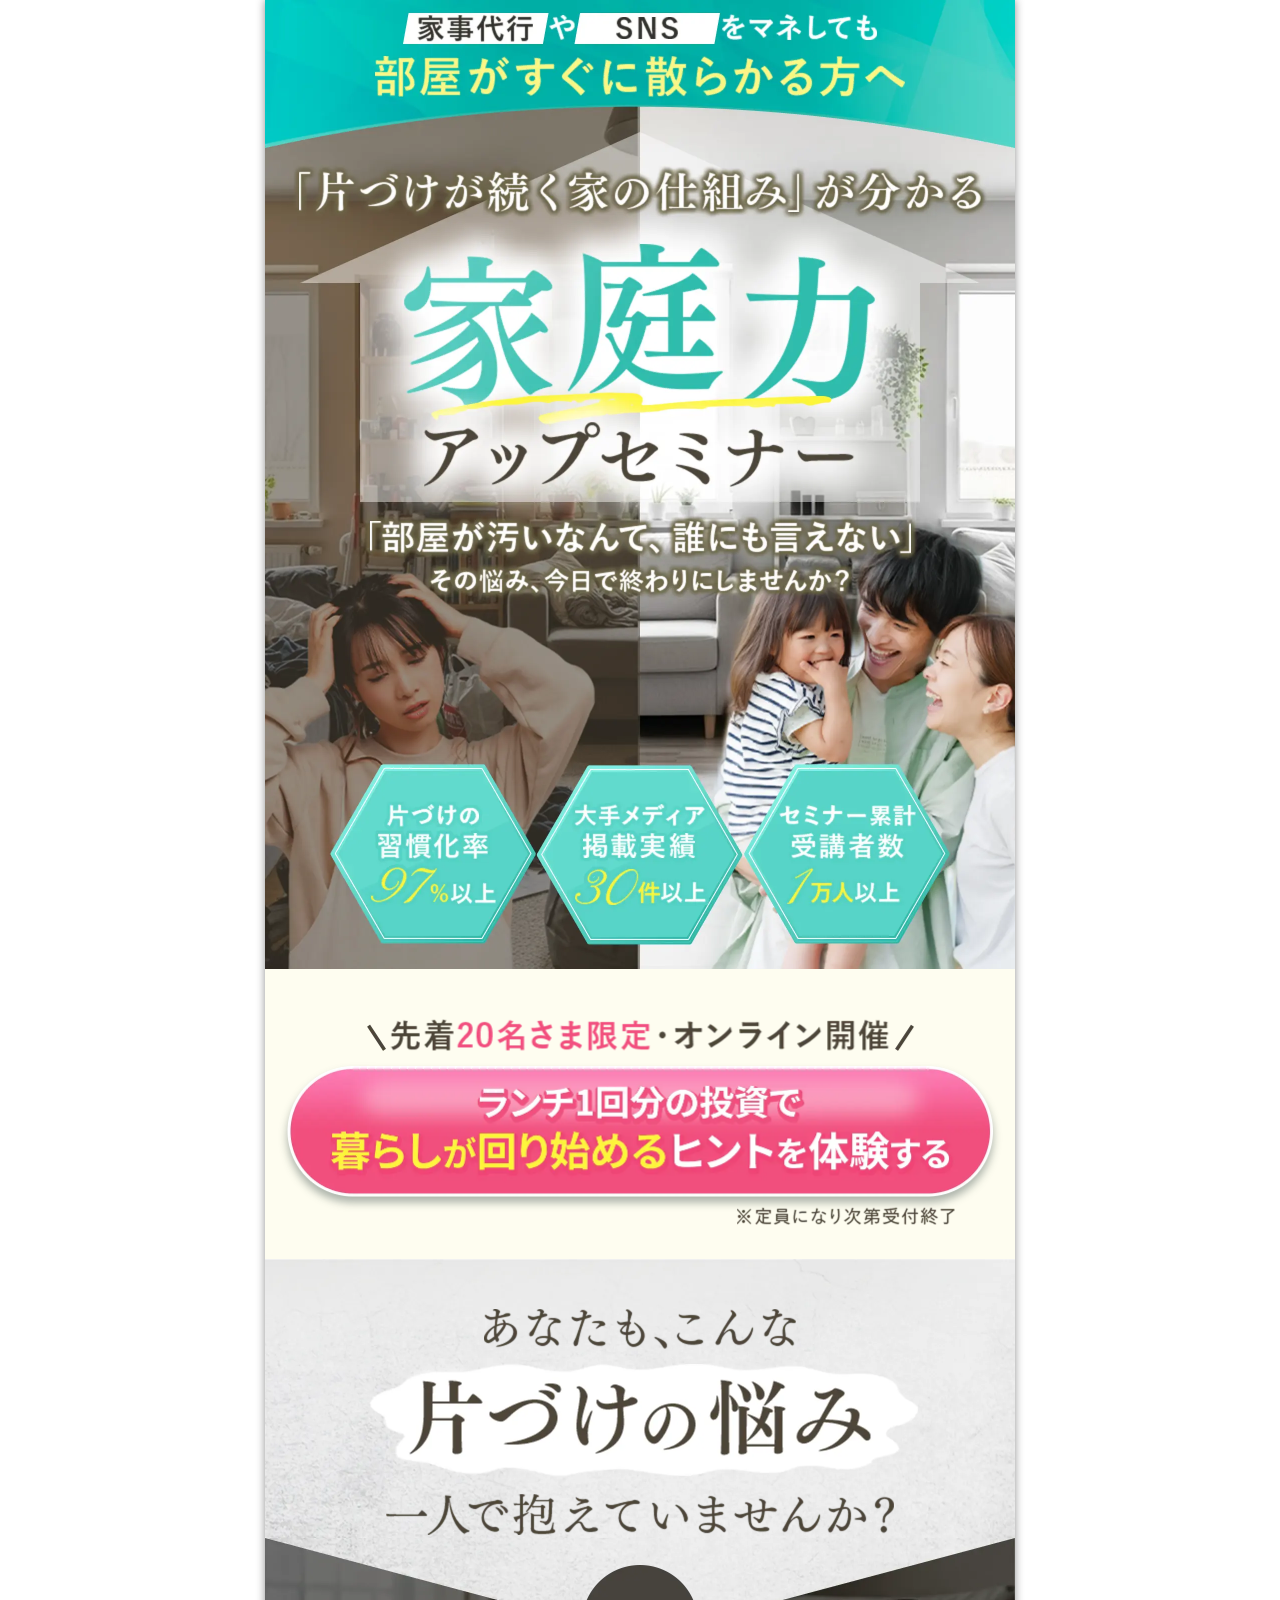
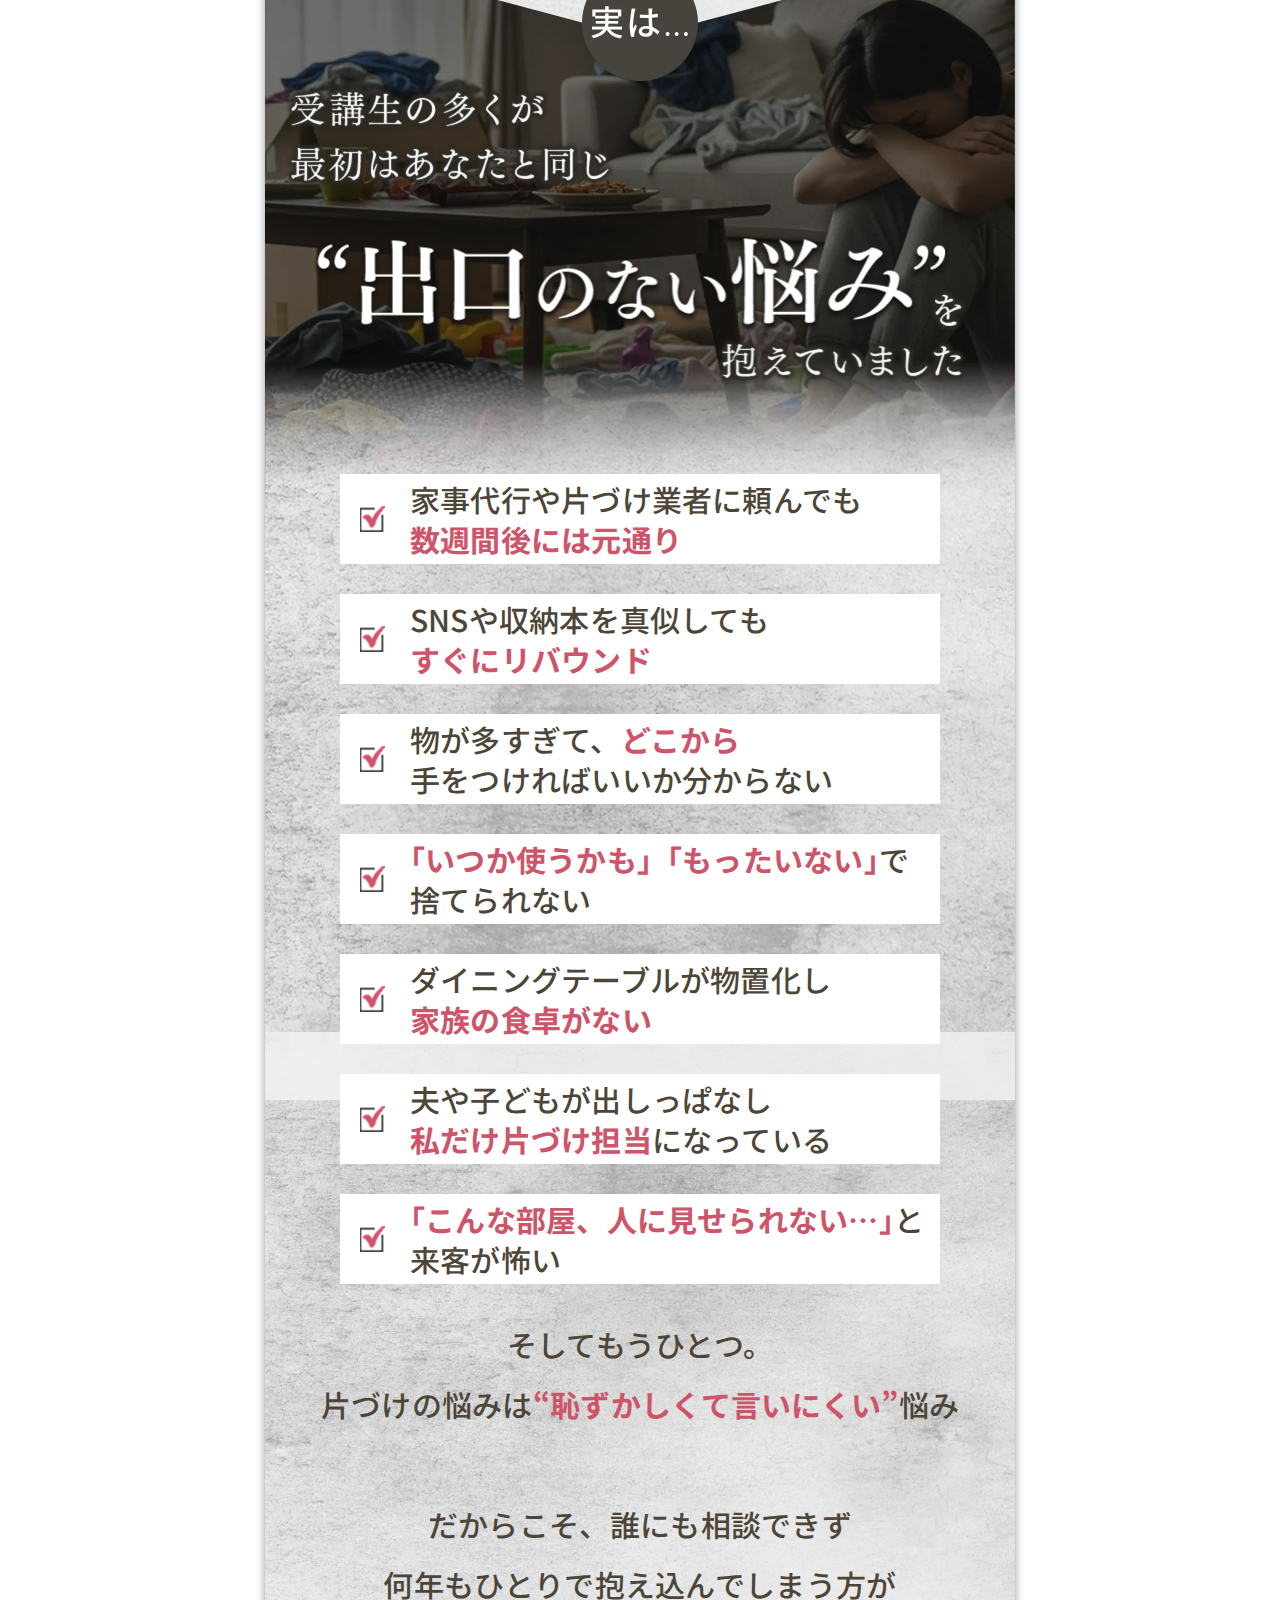
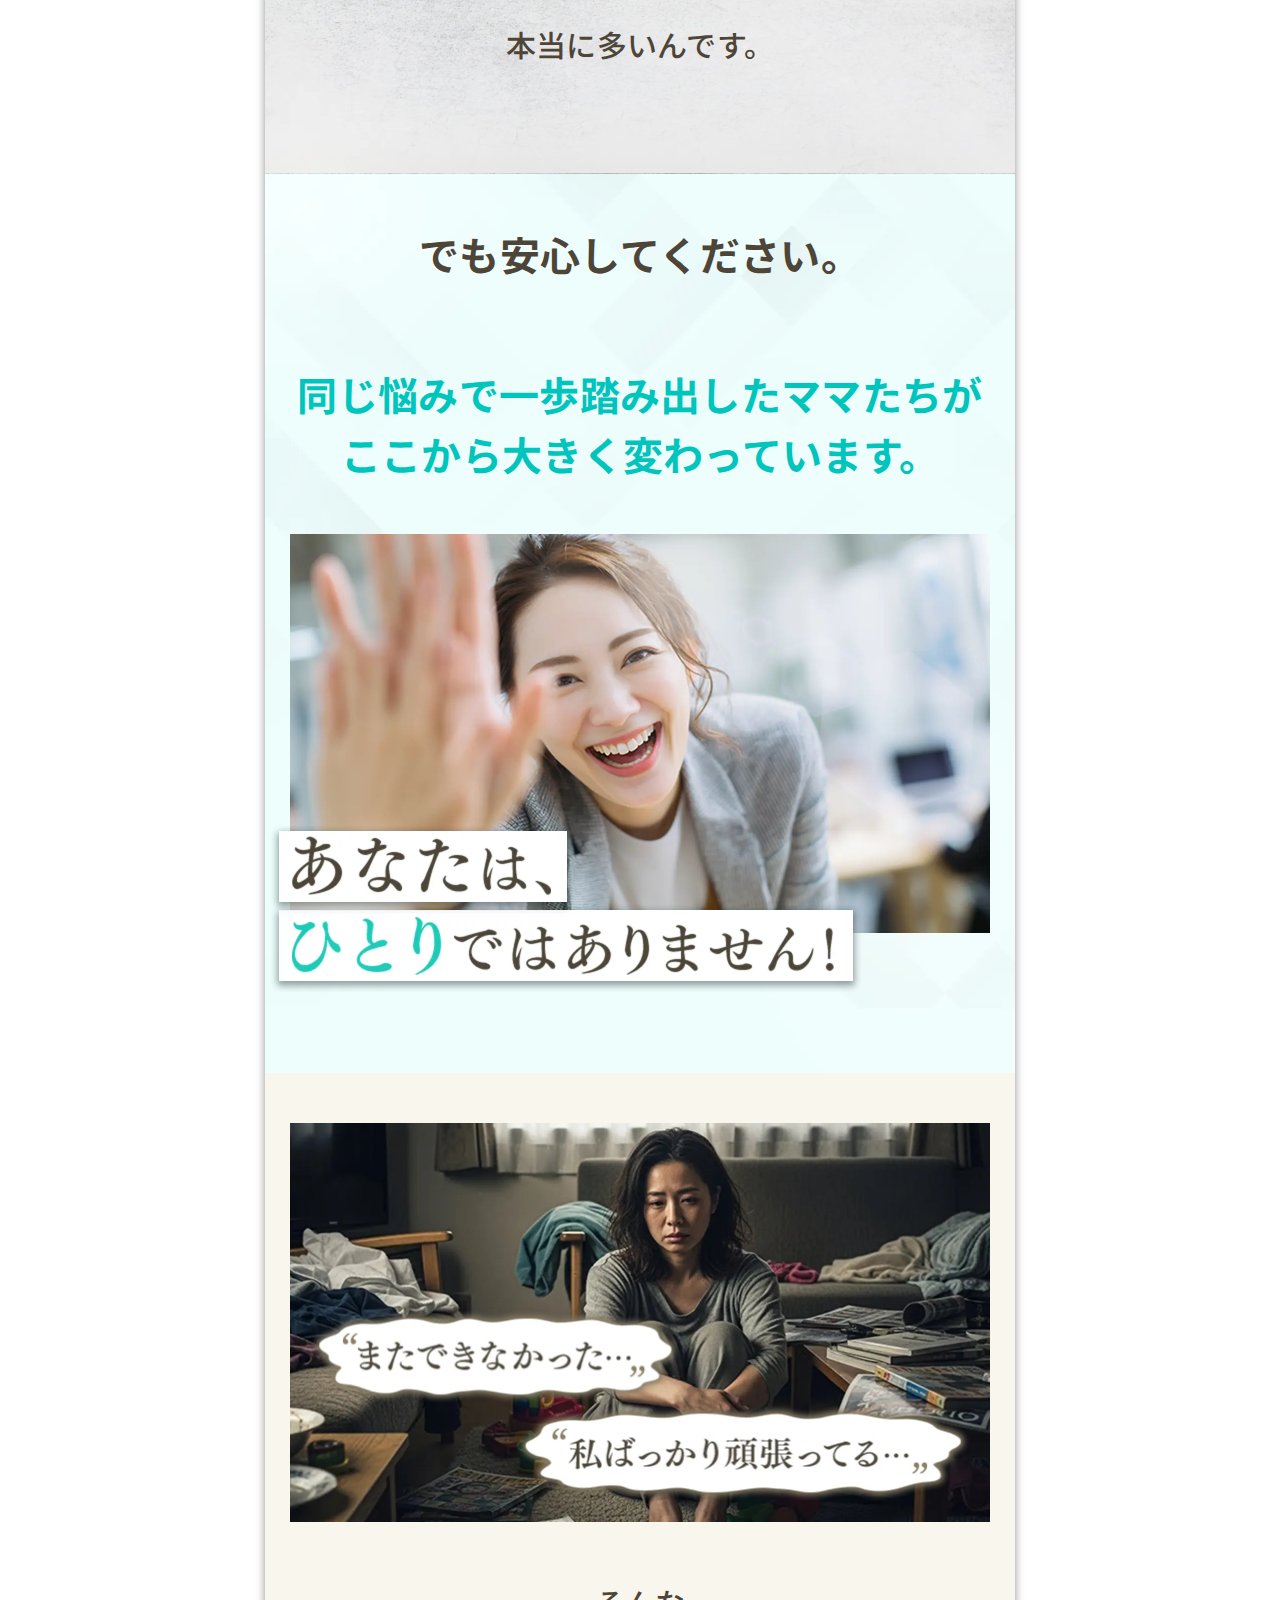
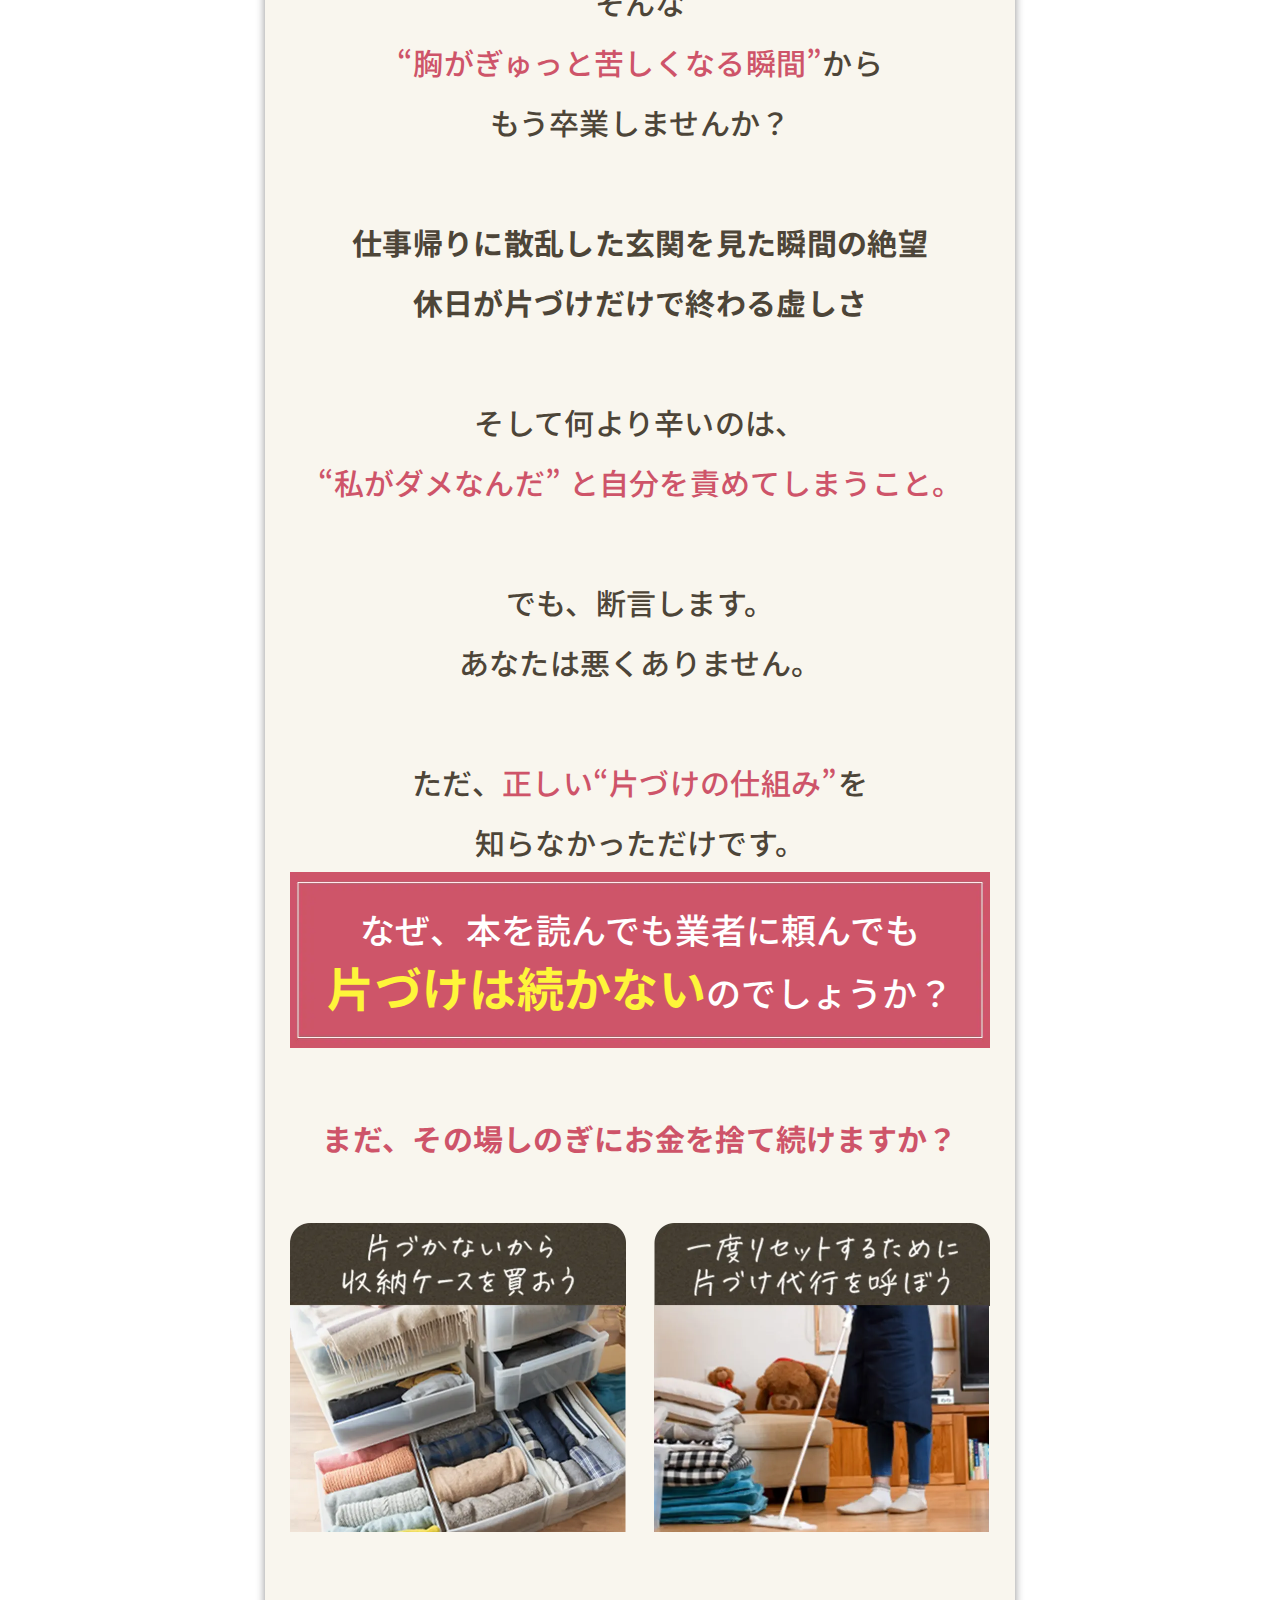
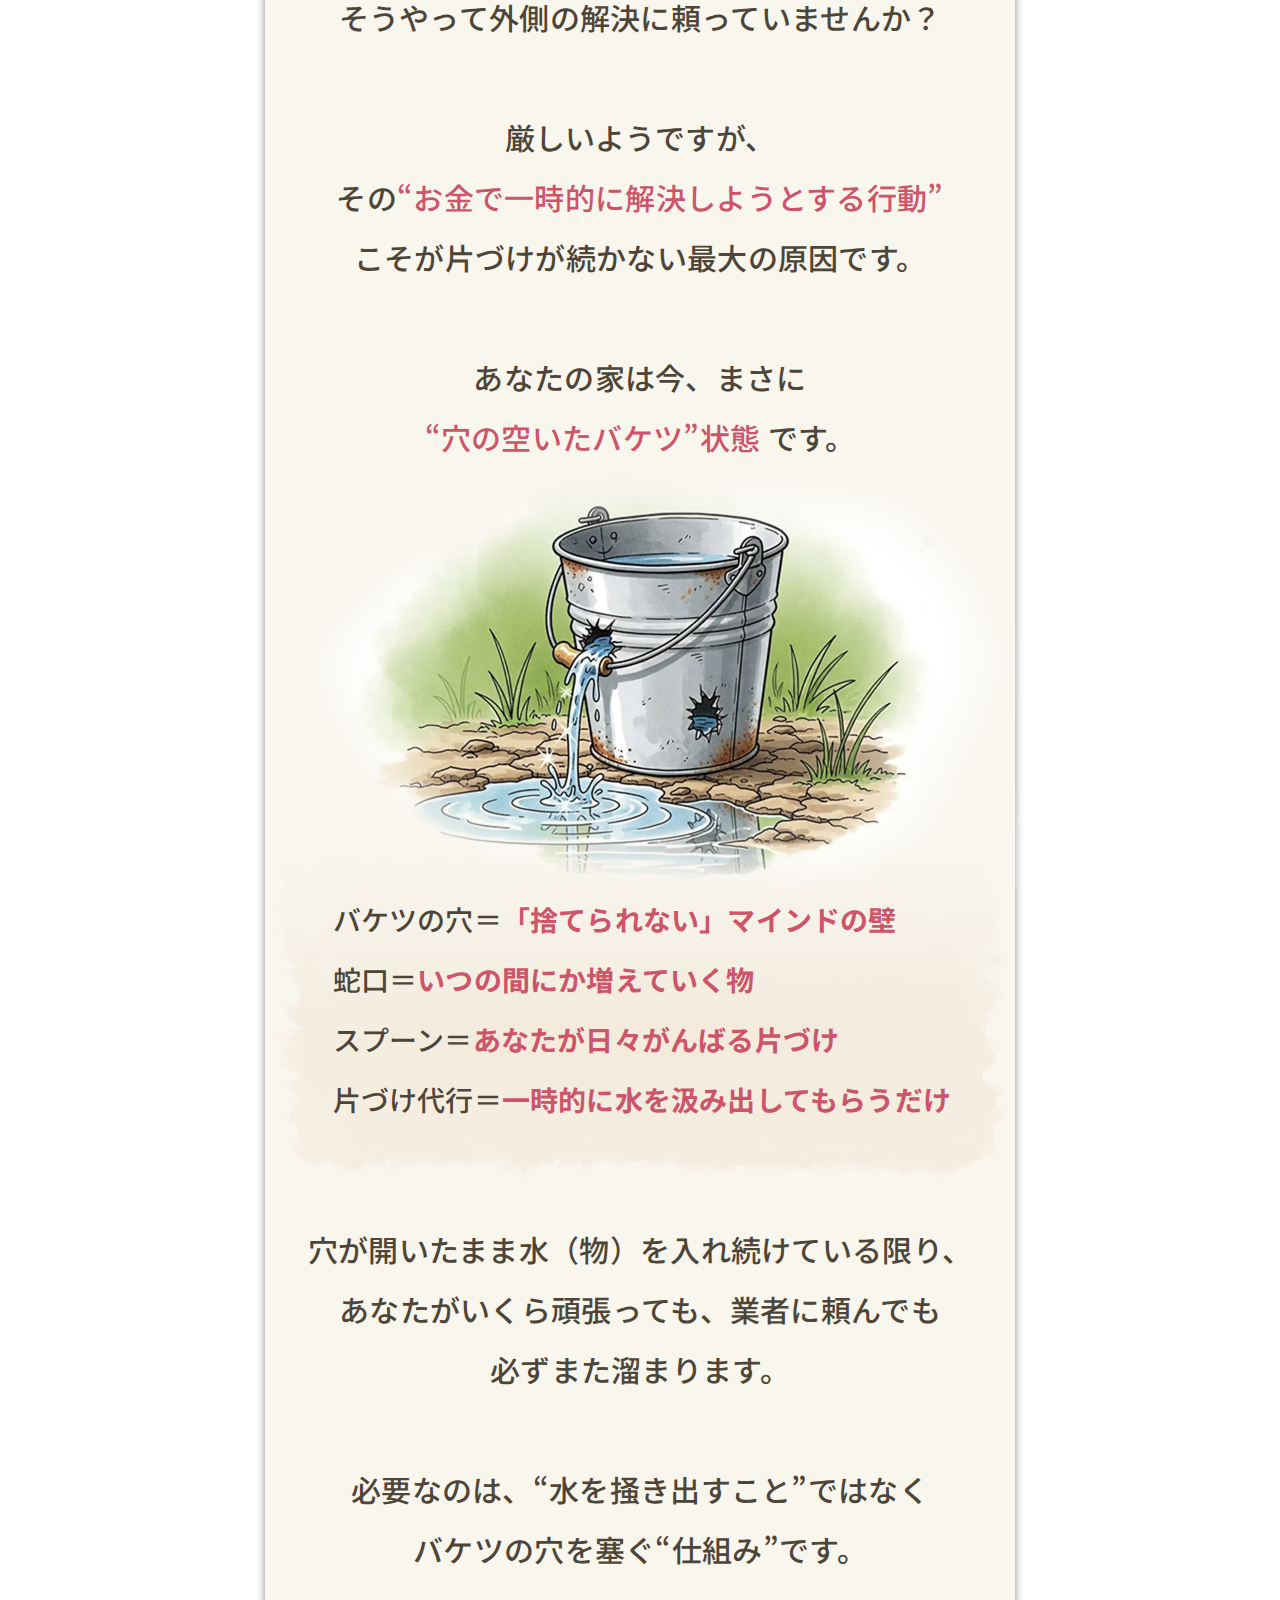
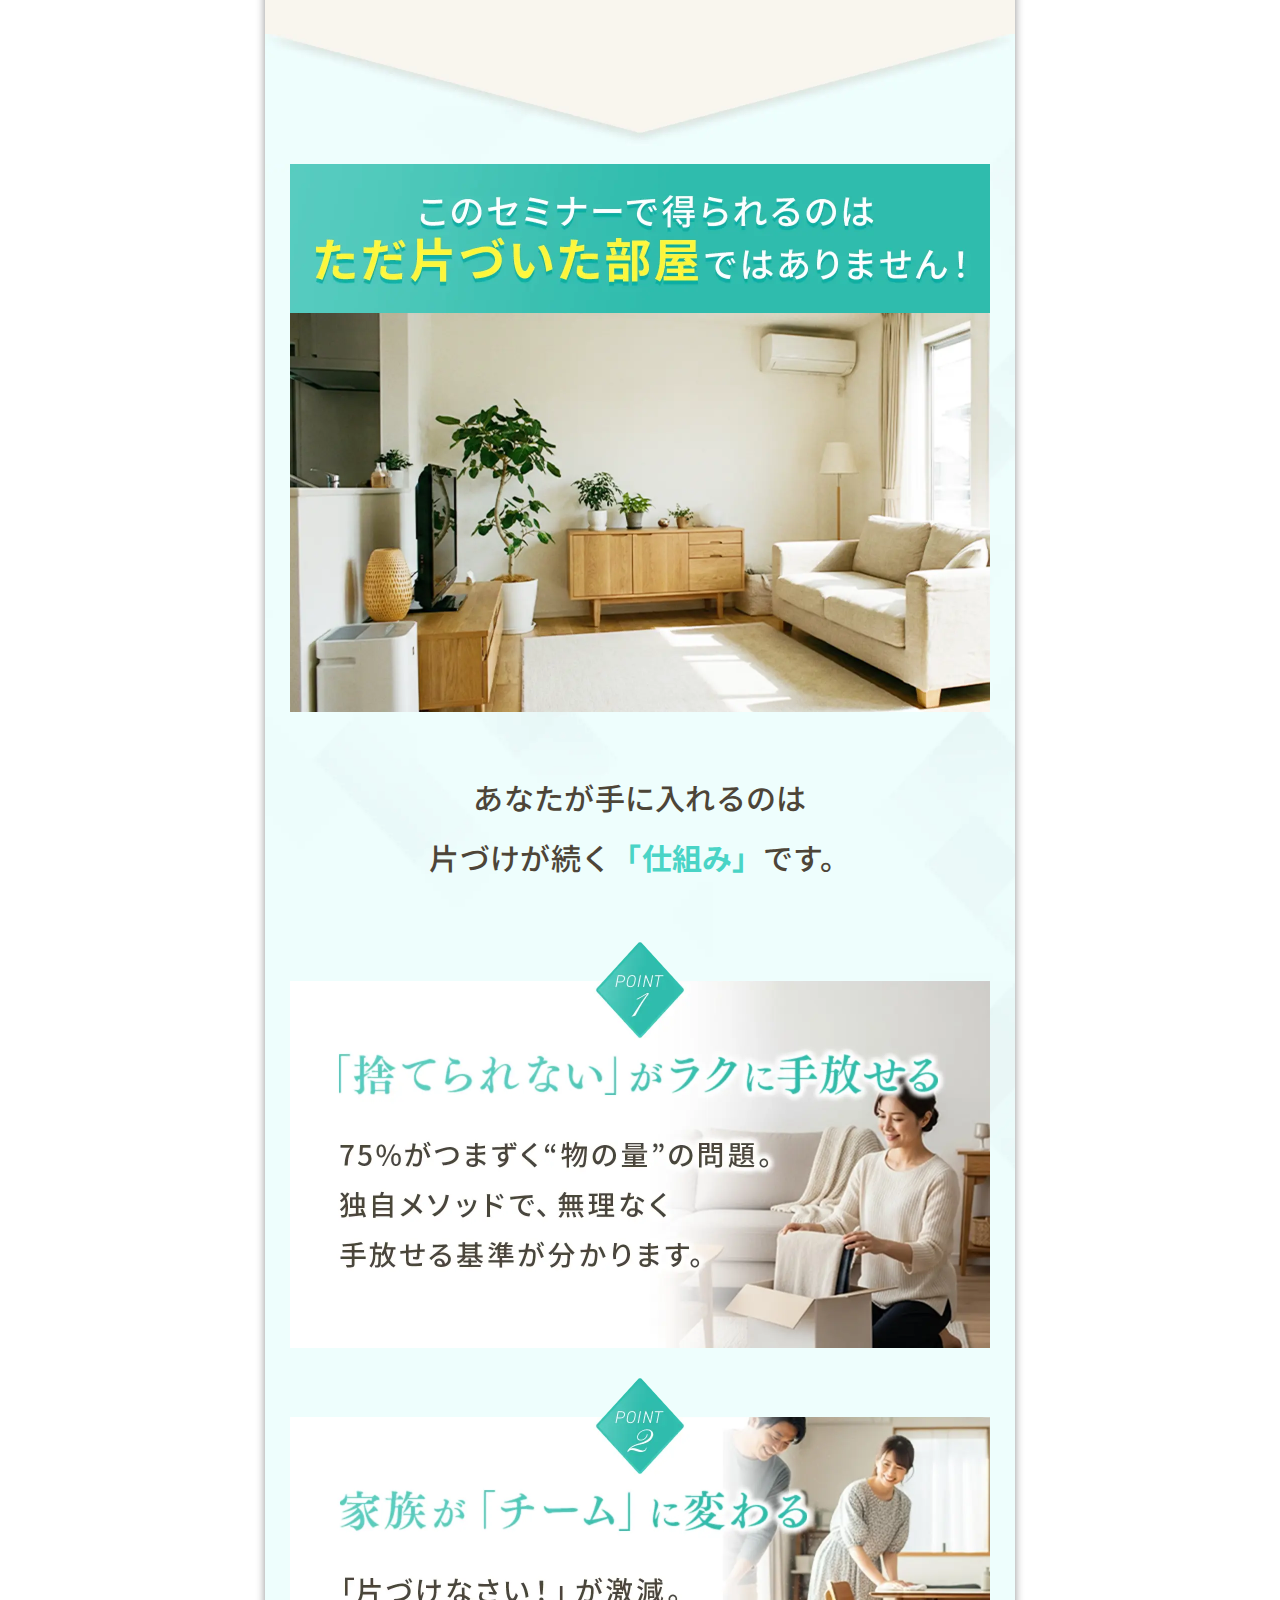
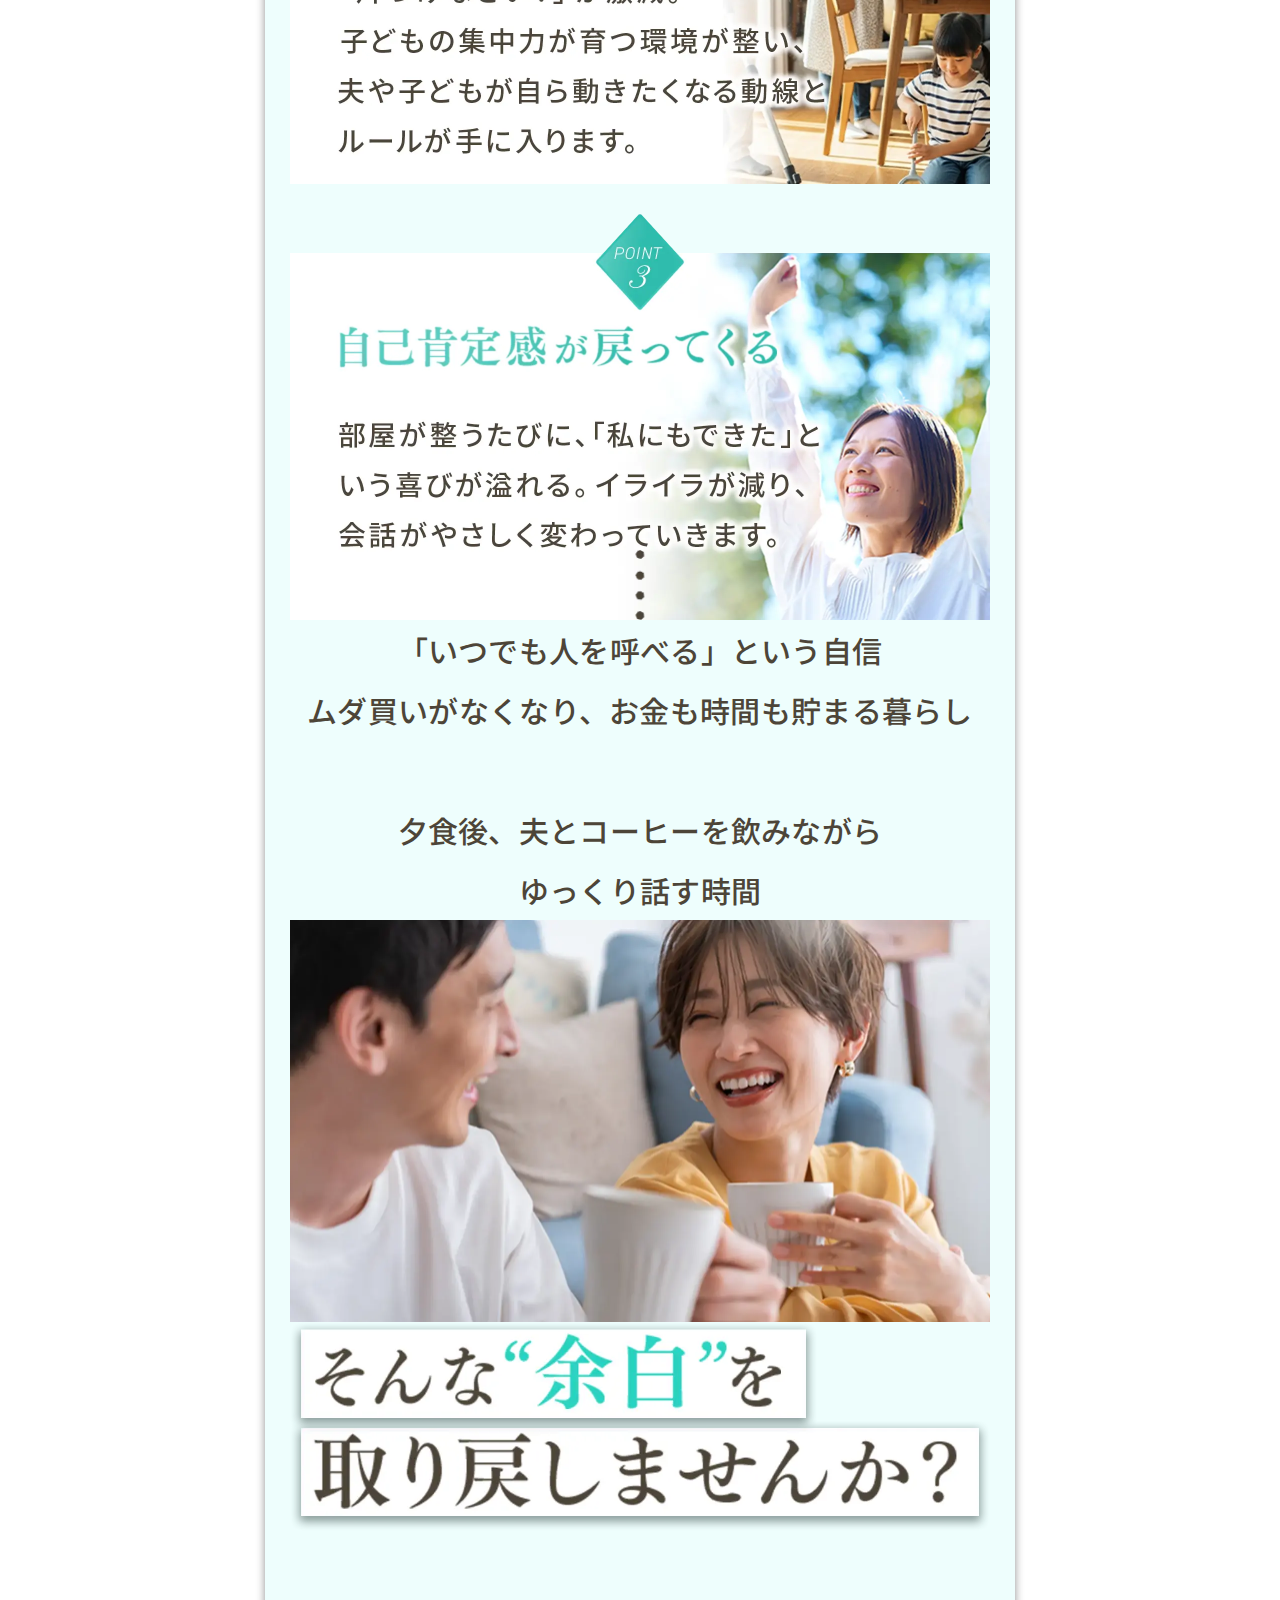
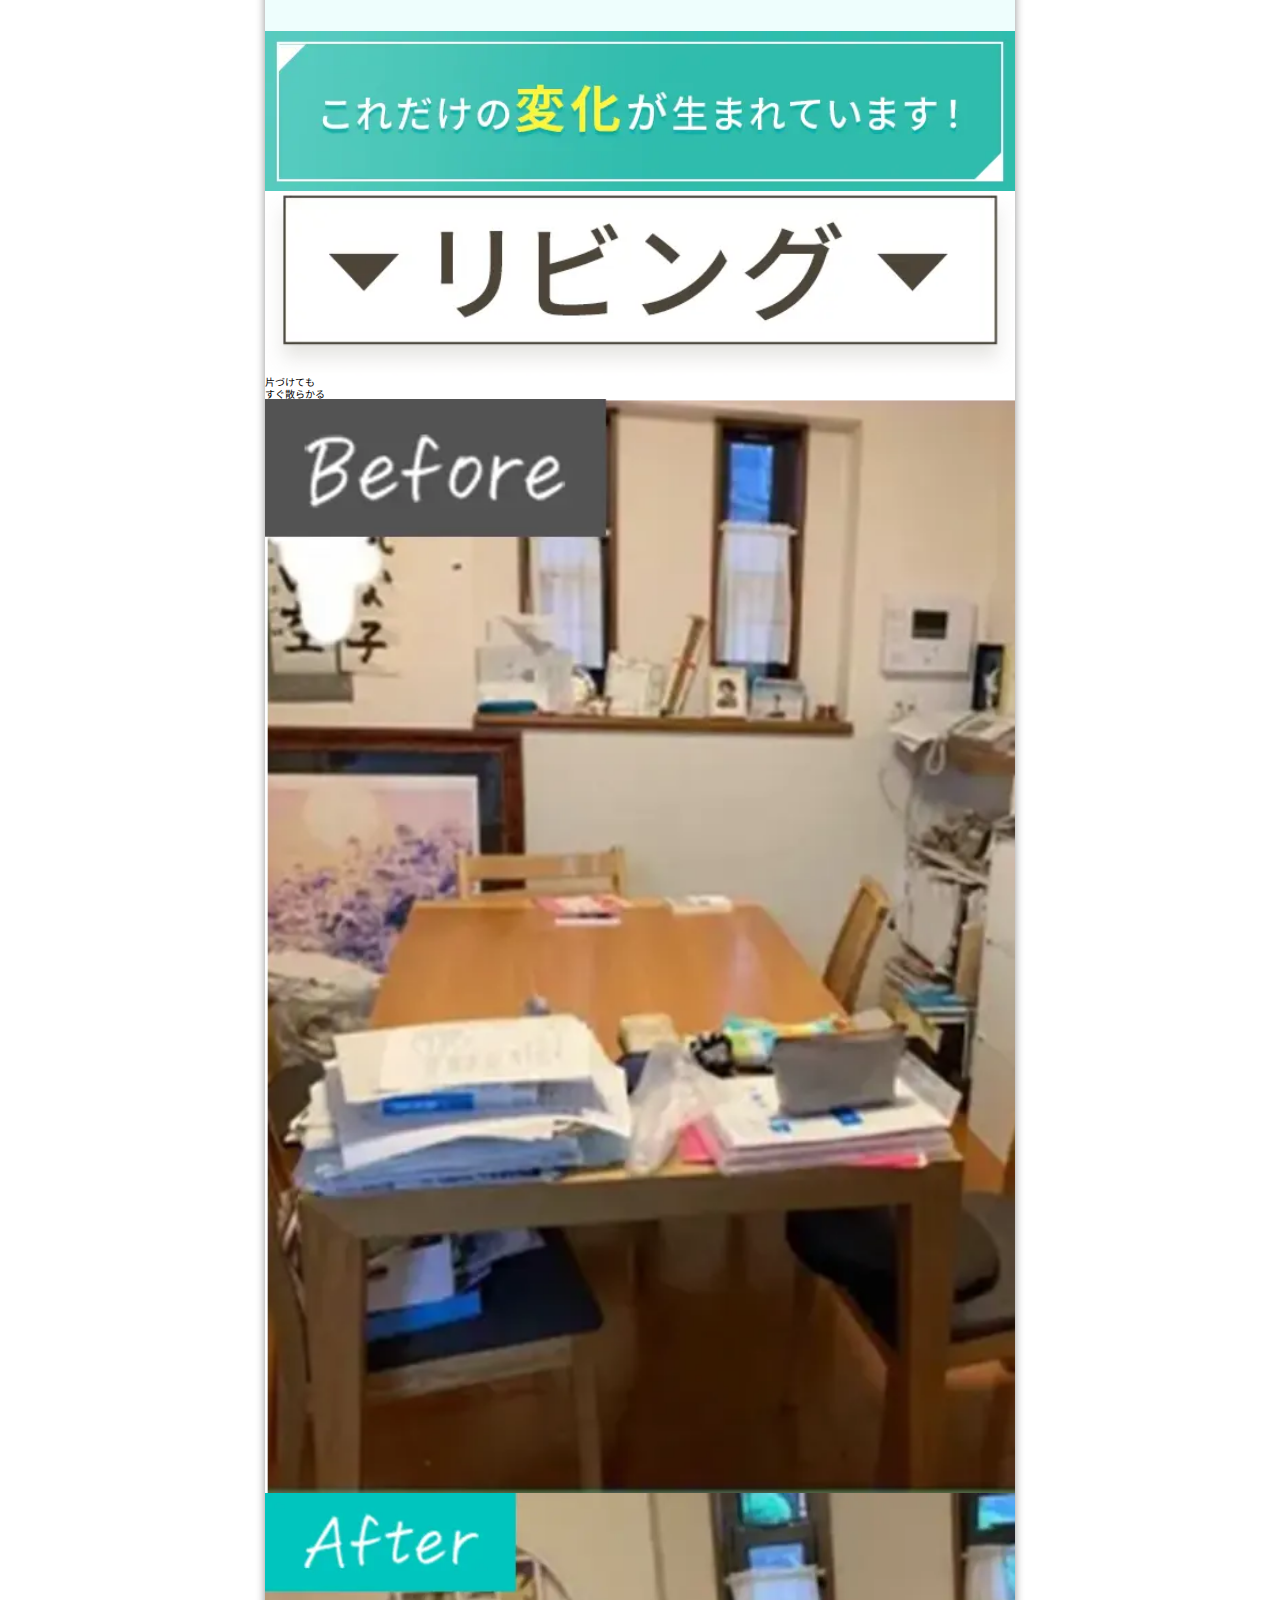
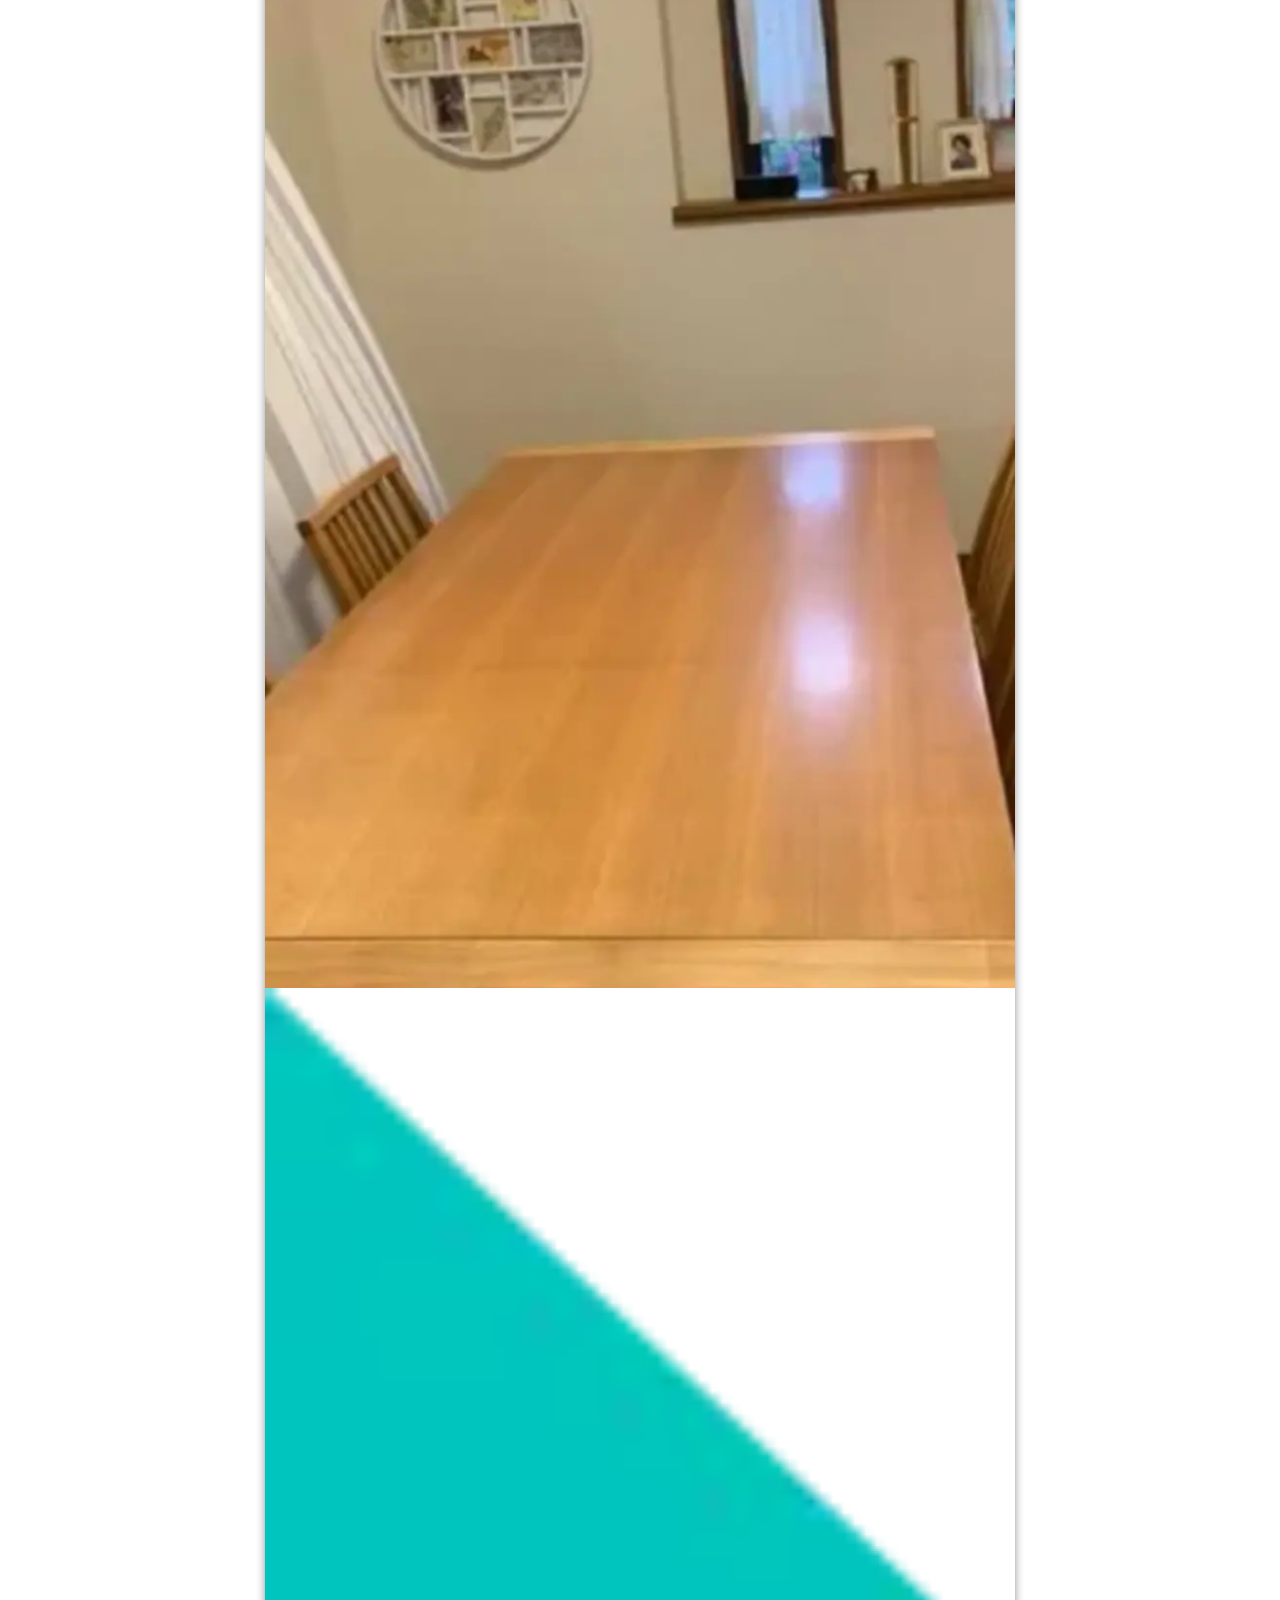
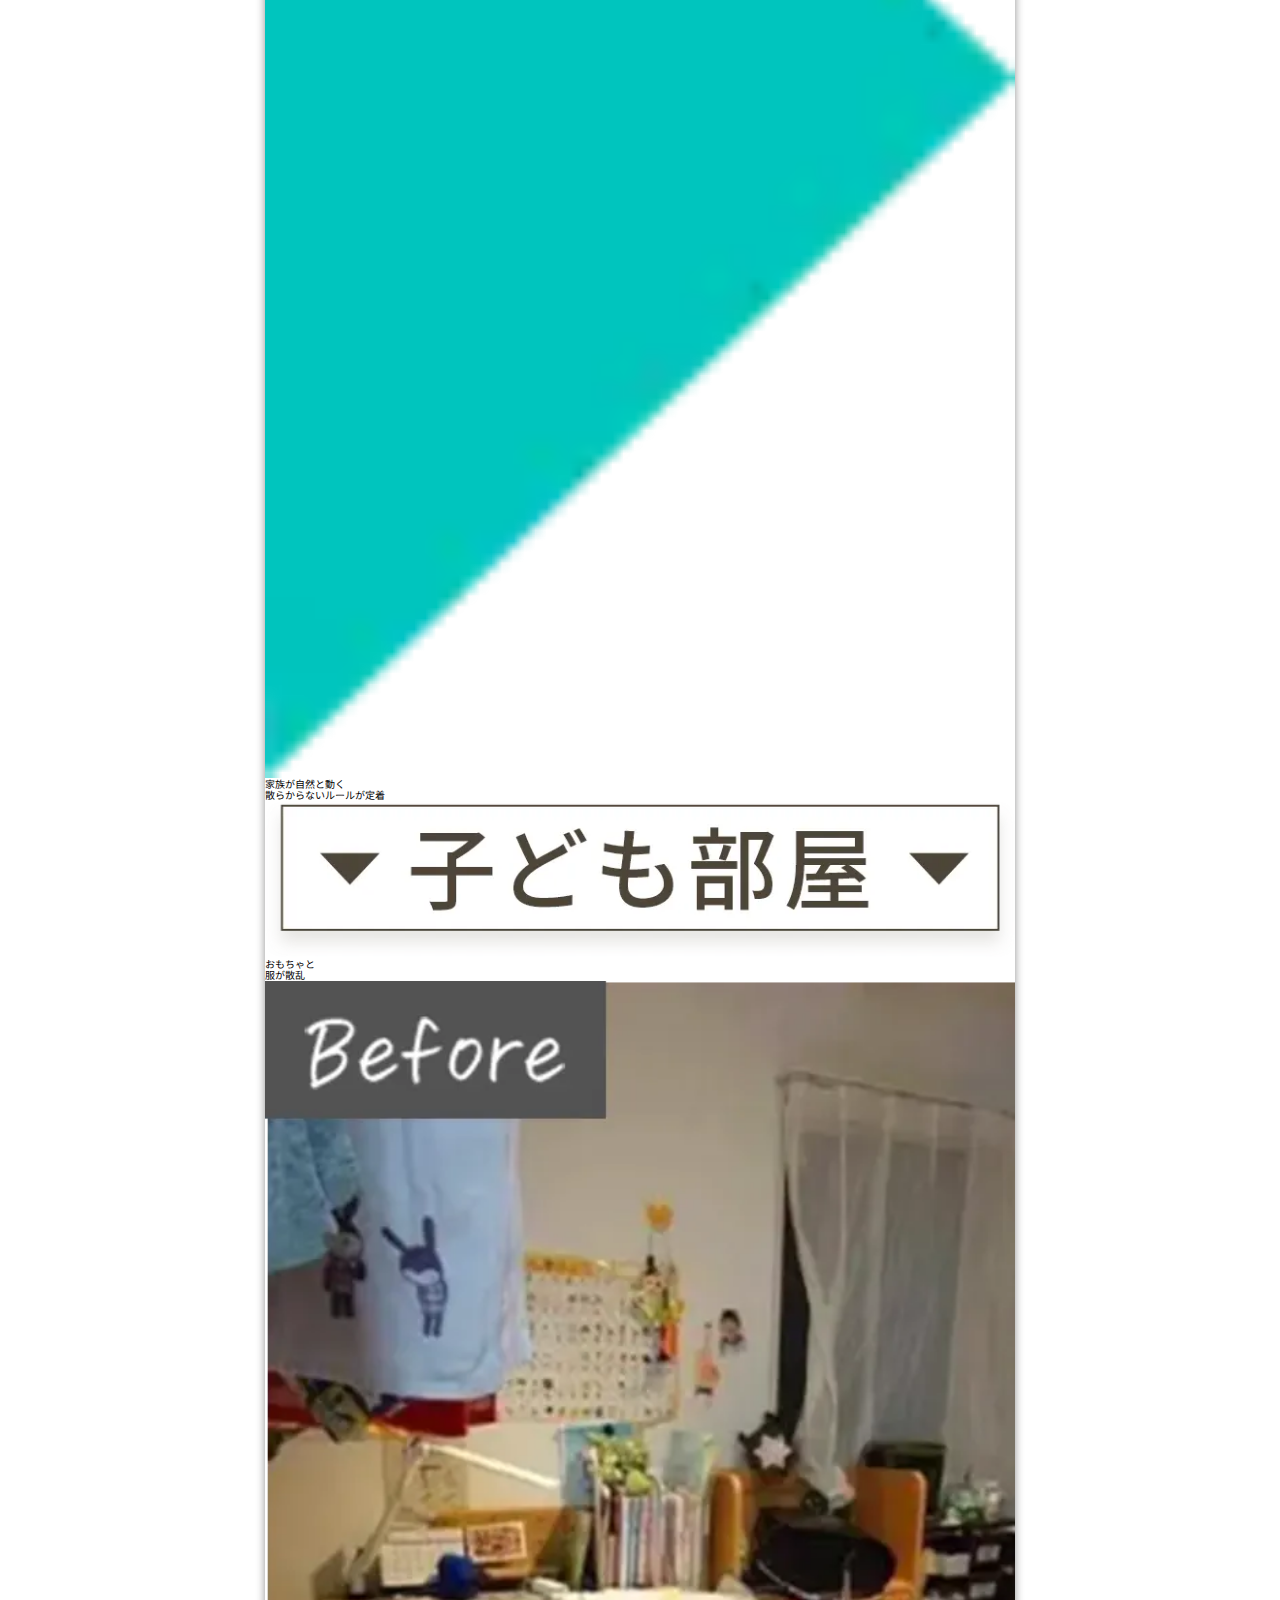
<file: index2.html>
<!DOCTYPE html>
<html lang="ja">

  <head>
    <meta charset="UTF-8">
    <meta name="viewport" content="width=device-width, initial-scale=1.0, viewport-fit=cover">
    <meta name="description" content="家事代行やSNSをマネしても、部屋がすぐに散らかる方へ。「部屋が汚いなんて、誰にも言えない」その悩み、今日で終わりにしませんか?">
    <title>「片付けが続く家の仕組み」が分かる家庭力アップセミナー</title>
    <!-- アイキャッチ設定ここから -->
    <meta property="og:title" content="「片付けが続く家の仕組み」が分かる家庭力アップセミナー">
    <meta property="og:type" content="website">
    <meta property="og:url" content="">
    <meta property="og:image" content="">
    <meta property="og:site_name" content="「片付けが続く家の仕組み」が分かる家庭力アップセミナー">
    <meta property="og:description" content="家事代行やSNSをマネしても、部屋がすぐに散らかる方へ。「部屋が汚いなんて、誰にも言えない」その悩み、今日で終わりにしませんか?">
    <meta property="og:locale" content="ja_JP">
    <!-- アイキャッチ設定ここまで -->
    <!-- キャッシュ無効 リリース時削除 -->
    <meta http-equiv="Cache-Control" content="no-store">
    <!-- 電話番号リンク化防止 -->
    <meta name="format-detection" content="telephone=no">
    <!-- ファビコン -->
    <!-- 汎用 favicon -->
    <link rel="icon" type="image/png" sizes="32x32" href="/assets/images/favicon-32x32.png">
    <link rel="icon" type="image/png" sizes="16x16" href="/assets/images/favicon-16x16.png">
    <link rel="shortcut icon" href="/assets/images/favicon.ico">
    <!-- iOS ホーム画面用 -->
    <link rel="apple-touch-icon" sizes="180x180" href="/assets/images/apple-touch-icon-180x180.png">
    <!-- CSS -->
    <link rel="stylesheet" type="text/css" href="./assets/css/destyle.css">
    <link rel="stylesheet" href="./assets/css/style.css?202601062300">
    <!--  -->
    <link rel="preconnect" href="https://fonts.googleapis.com">
    <link rel="preconnect" href="https://fonts.gstatic.com" crossorigin>
    <link href="https://fonts.googleapis.com/css2?family=Noto+Sans+JP:wght@400;500;700&display=swap" rel="stylesheet">
  </head>

  <body>
    <div class="l-app">
      <header class="l-header">
        <!-- ヘッダー -->
      </header>
      <main class="l-main">
        <!-- メインコンテンツ -->
        <!-- fv -->
        <section class="sc01">
          <h1>
            <img src="./assets/images/fv-2@2x.webp" alt="「片付けが続く家の仕組み」が分かる家庭力アップセミナー" width="750" height="969">
          </h1>
          <div class="l-cta">
            <img class="p-cta-copy __mg-auto" src="./assets/images/fv-cta-copy@2x.webp" alt="先着20名さま限定・オンライン開催"
              width="547" height="32">
            <a href="">
              <img class="p-btn-cat __mg-auto" src="./assets/images/btn-fv-cta@2x.webp"
                alt="ランチ1回分の投資で暮らしが回り始めるヒントを体験する" width="706" height="136">
            </a>
            <img class="p-cta-memo" src="./assets/images/fv-cta-memo@2x.webp" alt="※定員になり次第受付終了" width="218"
              height="18">
          </div>
        </section>
        <!--  -->
        <section class="sc02">
          <div class="sc02-1">
            <img class="sc02-img  __mg-auto sc02-text-1_img" src="./assets/images/sc2-text-1@2x.webp" alt="あなたも、こんな"
              width="312" height="40">
            <img class="sc02-img  __mg-auto  sc02-text-2_img" src="./assets/images/sc2-text-2@2x.webp" alt="片付けの悩み"
              width="497" height="113">
            <img class="sc02-img  __mg-auto  sc02-text-3_img" src="./assets/images/sc2-text-3@2x.webp"
              alt="一人で抱えていませんか?" width="508" height="41">
            <img class="sc02-img  __mg-auto  sc02-text-4_img" src="./assets/images/sc2-text-4@2x.webp" alt="実は..."
              width="116" height="116">
            <img class="sc02-img    sc02-text-5_img" src="./assets/images/sc2-text-5@2x.webp" alt="受講生の多くが最初はあなたと同じ"
              width="330" height="101">
            <img class="sc02-img  __mg-auto  sc02-text-6_img" src="./assets/images/sc2-text-6@2x.webp"
              alt="出口のない悩みを抱えていました" width="656" height="146">
            <!--  -->
            <ul class="p-nayami_ul __mg-auto">
              <li class="p-nayami_ul_li">
                <p class="p-nayami_ul_li_p">家事代行や片づけ業者に頼んでも<br><span class="p-nayami_ul_li_p_span">数週間後には元通り</span></p>
              </li>
              <li class="p-nayami_ul_li">
                <p class="p-nayami_ul_li_p">SNSや収納本を真似しても<br><span class="p-nayami_ul_li_p_span">すぐにリバウンド</span></p>
              </li>
              <li class="p-nayami_ul_li">
                <p class="p-nayami_ul_li_p">物が多すぎて、<span class="p-nayami_ul_li_p_span">どこから</span><br> <span
                    class="p-nayami_ul_li_span">手をつければいいか分からない</span></p>
              </li>
              <li class="p-nayami_ul_li">
                <p class="p-nayami_ul_li_p"><span class="p-nayami_ul_li_p_span __text-l">「いつか使うかも」「もったいない」</span><span
                    class="__text-l">で</span><br>捨てられない</p>
              </li>
              <li class="p-nayami_ul_li">
                <p class="p-nayami_ul_li_p">ダイニングテーブルが物置化し<br> <span class="p-nayami_ul_li_p_span">家族の食卓がない</span></p>
              </li>
              <li class="p-nayami_ul_li">
                <p class="p-nayami_ul_li_p">夫や子どもが出しっぱなし<br> <span class="p-nayami_ul_li_p_span">私だけ片づけ担当</span>になっている
                </p>
              </li>
              <li class="p-nayami_ul_li">
                <p class="p-nayami_ul_li_p"><span class="p-nayami_ul_li_p_span __text-l">「こんな部屋、人に見せられない…」</span><span
                    class="__text-l">と</span><br>来客が怖い</p>
              </li>
            </ul>
            <div>
              <p class="sc02-1_p">そしてもうひとつ。<br> 片づけの悩みは<span class="sc02-1_p_span">“恥ずかしくて言いにくい”</span>悩み<br><br>
                だからこそ、誰にも相談できず<br> 何年もひとりで抱え込んでしまう方が<br> 本当に多いんです。</p>
            </div>
          </div>
          <!--  -->
          <div class="sc02-2">
            <p class="sc02-2_p">でも安心してください。</p>
            <h2 class="sc02-2_h2">同じ悩みで一歩踏み出したママたちが<br>ここから大きく変わっています。</h2>
            <div class="sc02-2-pic-area">
              <img class="sc02-2_img __mg-auto" src="./assets/images/sc2-pic-1-b@2x.webp" alt="" width="700"
                height="399">
              <img class="sc02-img  __mg-auto  sc02-text-7_img" src="./assets/images/sc2-text-7@2x.webp"
                alt="あなたは、ひとりではありません!" width="592" height="168">
            </div>
          </div>
        </section>
        <!--  -->
        <section class="sc03">
          <div class="sc3a">
            <div class="sc03-pic-area">
              <img class="sc03-pic-area_img __mg-auto" src="./assets/images/sc3a-pic1@2x.webp" alt="散らかった部屋で絶望する女性"
                width="700" height="399">
              <img class="sc03-pic-area-text1" src="./assets/images/sc3a-text-1@2x.webp" alt="またできなかった" width="371"
                height="96">
              <img class="sc03-pic-area-text2" src="./assets/images/sc3a-text-2@2x.webp" alt="私ばっかり頑張ってる..." width="454"
                height="98">
            </div>
            <p class="sc3a_p __mb110"> そんな<br><span class="sc3a_p-red">“胸がぎゅっと苦しくなる瞬間”</span>から<br> もう卒業しませんか？<br><br>
              <span class="sc3a_p-bolod">仕事帰りに散乱した玄関を見た瞬間の絶望<br> 休日が片づけだけで終わる虚しさ</span><br><br> そして何より辛いのは、<br>
              <span class="sc3a_p-red">“私がダメなんだ” と自分を責めてしまうこと。</span><br><br> でも、断言します。<br> あなたは悪くありません。<br><br>
              ただ、<span class="sc3a_p-red">正しい“片づけの仕組み”</span>を<br> 知らなかっただけです。
            </p>
            <div class="sc3a-h2-area">
              <h2 class="sc3a_h2"> なぜ、本を読んでも業者に頼んでも<br>
                <span class="sc3a_h2-yelow">片づけは続かない</span>のでしょうか？
              </h2>
            </div>
            <h3 class="sc3a_h3">まだ、その場しのぎにお金を捨て続けますか？</h3>
          </div>
          <div class="sc3a-cards">
            <img class="sc3a-card" src="./assets/images/sc3a-card-1@2x.webp" alt="片付かないから収納ケースを買おう" width="335"
              height="308">
            <img class="sc3a-card" src="./assets/images/sc3a-card-2@2x.webp" alt="一度リセットするために片付け代行を呼ぼう" width="336"
              height="308">
          </div>
          <div>
            <p class="sc3a_p"> そうやって外側の解決に頼っていませんか？<br><br> 厳しいようですが、<br> その<span
                class="sc3a_p-red">“お金で一時的に解決しようとする行動”</span><br> こそが片づけが続かない最大の原因です。<br><br> あなたの家は今、まさに<br>
              <span class="sc3a_p-red">“穴の空いたバケツ”状態</span> です。
            </p>
          </div>
          <!-- ばけつ -->
          <div class="sc3a-bucket">
            <img class="sc3a-bucket_img" src="./assets/images/sc3a-bucket-pic@2x.webp" alt="穴の空いたバケツの絵" width="746"
              height="422">
            <div class="sc3a-bucket-text">
              <p> バケツの穴＝<span class="sc3a-bucket-text-red">「捨てられない」マインドの壁</span><br> 蛇口＝<span
                  class="sc3a-bucket-text-red">いつの間にか増えていく物</span><br> スプーン＝<span
                  class="sc3a-bucket-text-red">あなたが日々がんばる片づけ</span><br> 片づけ代行＝<span
                  class="sc3a-bucket-text-red">一時的に水を汲み出してもらうだけ</span></p>
            </div>
          </div>
          <!--  -->
          <div>
            <p class="sc3a_p __pb55">穴が開いたまま水（物）を入れ続けている限り、<br> あなたがいくら頑張っても、業者に頼んでも<br> 必ずまた溜まります。<br><br>
              必要なのは、“水を掻き出すこと”ではなく<br> バケツの穴を塞ぐ“仕組み”です。 </p>
          </div>
          <img src="./assets/images/sc3a-bck2@2x.webp" alt="" width="750" height="130">
          <div class="sc3b">
            <div class="sc3b-inner">
              <h2>
                <img src="./assets/images/sc3b-header@2x.webp" alt="このセミナーで得られるのは ただ片付いた部屋ではありません!" width="700"
                  height="149">
                <img class="__mb55" src="./assets/images/sc3b-pic-1@2x.webp" alt="片付いた部屋の写真" width="700" height="399">
              </h2>
              <p class="sc3b_p __mb55"> あなたが手に入れるのは<br> 片づけが続く<span class="sc3b_p-green">「仕組み」</span>です。 </p>
              <img class="__mb30" src="./assets/images/sc3b-point-1@2x.webp" alt="" width="700" height="406">
              <img class="__mb30" src="./assets/images/sc3b-point-2@2x.webp" alt="" width="700" height="406">
              <div class="__4dotos-base">
                <img class=" __pb60" src="./assets/images/sc3b-point-3@2x.webp" alt="" width="700" height="406">
                <img class="__4dotos" src="./assets/images/sc3b-doto@2x.webp" width="9" height="70">
              </div>
              <p class="sc3b_p __mb60"> 「いつでも人を呼べる」という自信<br> ムダ買いがなくなり、お金も時間も貯まる暮らし<br><br> 夕食後、夫とコーヒーを飲みながら<br>
                ゆっくり話す時間 </p>
              <div class="sc3b-pic-2">
                <img src="./assets/images/sc3b-pic-2b@2x.webp" width="700" height="402">
                <img class="sc3b-pic-2-text_img" src="./assets/images/sc3b-text-1@2x.webp" alt="そんな余白を取り戻しませんか?"
                  width="563" height="168">
              </div>
            </div>
          </div>
        </section>
        <!--  -->
        <section id="" class="sc4">
          <div class="sc4a">
            <div class="sc4-inner __mg-auto">
              <h2>
                <img class="sc4a-header_img __mb100" src="./assets/images/sc4a-header.webp" alt="これだけの変化が生まれています!"
                  width="700" height="149">
              </h2>
              <!-- card -->
              <div class="sc4a-card __mg-auto __mb145">
                <h3>
                  <img class="sc4a-card-header __mg-auto __mb35 __w327" src="./assets/images/sc4a-card-1-text-1@2x.webp"
                    alt="リビング" width="327" height="81">
                </h3>
                <div class="sc4a-card-pic-area">
                  <div class="sc4a-card-before">
                    <h3 class="sc4a-card-before_h3 __mg-auto __mb10"> 片づけても<br>すぐ散らかる </h3>
                    <img class="sc4a-card-before_img" src="./assets/images/sc4a-card-1-before-pic@2x.webp" alt=""
                      width="275" height="401">
                  </div>
                  <div class="sc4a-card-after">
                    <img src="./assets/images/sc4a-card-1-after-pic@2x.webp" alt="リビングのafterの写真" width="384"
                      height="561">
                    <img class="sc4a-card-after-arrow_img" src="./assets/images/sc4a-card-arrow@2x.webp" alt="▶"
                      width="34" height="63">
                    <p class="sc4a-card-after_p">家族が自然と動く<br>
                      <span class="sc4a-card-after_p-green">散らからないルールが定着</span>
                    </p>
                  </div>
                </div>
              </div><!-- end card -->
              <!-- card -->
              <div class="sc4a-card __mg-auto __mb145">
                <h3>
                  <img class="sc4a-card-header __mg-auto __mb35 __w386" src="./assets/images/sc4a-card-2-text-1@2x.webp"
                    alt="子ども部屋" width="386" height="81">
                </h3>
                <div class="sc4a-card-pic-area">
                  <div class="sc4a-card-before">
                    <h3 class="sc4a-card-before_h3 __mg-auto __mb10"> おもちゃと<br>服が散乱 </h3>
                    <img class="sc4a-card-before_img" src="./assets/images/sc4a-card-2-before-pic@2x.webp" alt=""
                      width="275" height="401">
                  </div>
                  <div class="sc4a-card-after">
                    <img src="./assets/images/sc4a-card-2-after-pic@2x.webp" alt="子ども部屋afterの写真" width="384"
                      height="561">
                    <img class="sc4a-card-after-arrow_img" src="./assets/images/sc4a-card-arrow@2x.webp" alt="▶"
                      width="34" height="63">
                    <p class="sc4a-card-after_p">
                      <span class="sc4a-card-after_p-green">子どもが自ら片づけ</span><br> 親子のイライラ激減
                    </p>
                  </div>
                </div>
              </div><!-- end card -->
              <!-- card -->
              <div class="sc4a-card __mg-auto __mb110">
                <h3>
                  <img class="sc4a-card-header __mg-auto __mb35 __w327" src="./assets/images/sc4a-card-3-text-1@2x.webp"
                    alt="キッチン" width="327" height="81">
                </h3>
                <div class="sc4a-card-pic-area">
                  <div class="sc4a-card-before">
                    <h3 class="sc4a-card-before_h3 __mg-auto __mb10"> 物が多く<br>料理がしづらい </h3>
                    <img class="sc4a-card-before_img" src="./assets/images/sc4a-card-3-before-pic@2x.webp" alt=""
                      width="275" height="401">
                  </div>
                  <div class="sc4a-card-after">
                    <img src="./assets/images/sc4a-card-3-after-pic@2x.webp" alt="キッチンのafterの写真" width="384"
                      height="561">
                    <img class="sc4a-card-after-arrow_img" src="./assets/images/sc4a-card-arrow@2x.webp" alt="▶"
                      width="34" height="63">
                    <p class="sc4a-card-after_p">必要な物だけが整い<br>
                      <span class="sc4a-card-after_p-green">料理時間が快適に</span>
                    </p>
                  </div>
                </div>
              </div><!-- end card -->
            </div>
            <h2 class="sc4b_h2 __mg-auto  __mb30">参加者の声</h2>
            <p class="sc4b_p __mb90"> 「夫婦喧嘩がなくなり、夫が『ありがとう』と言ってくれるように」<br> 「汚部屋だったのに、友人に“モデルルームみたい”と言われ涙が出た」 </p>
          </div>
          <!--  -->
          <div class="sc4b">
            <div class="profile __mb145">
              <img class="profile_img" src="./assets/images/sc4b-profile-pic2@2x.webp" width="750" height="750">
              <img class="profile-text1_img" src="./assets/images/sc4b-text-1@2x.webp" alt="私もかつて、散らかりと孤独の中で泣いていました。"
                width="264" height="666">
              <h2>
                <img class="profile-text2_img" src="./assets/images/sc4b-text-2@2x.webp" alt="家庭力アップアカデミー主宰" width="76"
                  height="226">
                <img class="profile-text3_img" src="./assets/images/sc4b-text-3@2x.webp" alt="西崎彩智" width="87"
                  height="318">
              </h2>
              <img class="profile-text4_img" src="./assets/images/sc4b-text-4@2x.webp" alt="Profile" width="243"
                height="118">
              <img class="profile_pic" src="./assets/images/sc4b-pic-1@2x.webp" width="160" height="201">
            </div>
            <div class="sc4b-text">
              <p class="sc4b-text_p"> 人生どん底から気づいた<span class="sc4b-text_p-red">“片づけの力”</span><br> 仕事・家事・育児の全てを抱え込み、<br>
                心も家も荒れて離婚を経験。<br> 「もう無理だ」と感じていた日々。<br><br> そこから“家の片づけ”を始めることで<br>
                <span class="sc4b-text_p-red">心が軽くなり、子どもとの関係も</span><br>
                <span class="sc4b-text_p-red">劇的に改善しました。</span><br><br>
                <span class="sc4b-text_p-red">あなたへ</span><br> 「ひとりで頑張らなくていい」<br> 「家族は変わる。暮らしは変わる」<br><br> このセミナーは、<br>
                ただの整理整頓講座ではありません。<br>
                <span class="sc4b-text_p-red" “人生の主導権”を取り戻すための時間です。></span>
              </p>
            </div>
          </div>
    </div>
    <!--  -->
    <div class="sc4c">
      <h2>
        <img class="sc4c-header __mg-auto __mb55" src="./assets/images/sc4c-text-1@2x.webp" alt="～参加者限定～3大特典"
          width="613" height="192">
      </h2>
      <div class="sc4c-tokuten __mg-auto __mb55">
        <div class="sc4c-tokuten-inner">
          <!--  -->
          <div class="tokuten-card  __mg-auto">
            <h3>
              <img class="__w566" src="./assets/images/sc4c-tokuten-1-text@2x.webp" alt="特典1 ママの時間リセットシート(PDF)"
                width="566" height="136">
            </h3>
            <p class="tokuten-card_p">忙しさの正体が見える化され、<br> ムダがスパッと消える！</p>
            <img src="./assets/images/sc4a-tokuten-doto@2x.webp" width="602" height="2">
          </div> <!-- end tokuten-card -->
          <!--  -->
          <div class="tokuten-card">
            <h3>
              <img class="__w545" src="./assets/images/sc4c-tokuten-2-text@2x.webp" alt="特典2 家族が超協力!声かけ例文集(PDF)"
                width="545" height="115">
            </h3>
            <p class="tokuten-card_p">性格・年齢別だから、今日からすぐ使える!<br> 家族が自然と手伝ってくれるように!</p>
            <img src="./assets/images/sc4a-tokuten-doto@2x.webp" width="602" height="2">
          </div> <!-- end tokuten-card -->
          <!--  -->
          <div class="tokuten-card">
            <h3>
              <img class="__w386" src="./assets/images/sc4c-tokuten-3-text@2x.webp" alt="特典3 個別質問権(体験会後30分)" width="386"
                height="117">
            </h3>
            <p class="tokuten-card_p">「うちの場合は？」をその場で解決！<br> 家ごとに最適な仕組みを作れる</p>
          </div> <!-- end tokuten-card -->
        </div> <!-- end tokuten-inner -->
        <img class="tokuten-l_img" src="./assets/images/sc4a-tokuten-l-pic@2x.webp" width="464" height="569">
        <img class="tokuten-r_img" src="./assets/images/sc4a-tokuten-r-pic@2x.webp" width="177" height="528">
      </div><!-- end tokuten -->
      <!--  -->
      <div class="sc4ctokuten-text __mb60">
        <p class="sc4ctokuten-text_p"> 特典だけでも<span class="sc4ctokuten-text_p-green">セミナー代以上の価値</span><br> だから<span
            class="sc4ctokuten-text_p-green">“変われるスピード”</span>が違います<br><br> ランチ1回分で、一生モノの“余白”を手に入れる<br><br>
          <span class="sc4ctokuten-text_p-green sc4ctokuten-text_p-price">参加費：3,000円</span><br><br>
          【小さなお子様がいるママもご安心ください】<br><br>
          <span class="sc4ctokuten-text_p-green">・ 完全顔出しナシ（カメラOFF）でOK</span> <br> 「部屋を見られるのが恥ずかしい」<br> 「すっぴんだから」…<br>
          そんな心配は無用です。<br> プライバシーは完全に守られますので、<br> リラックスしてご参加ください。<br><br>
          <span class="sc4ctokuten-text_p-green">・「耳だけ参加」も大歓迎</span> <br> 「子供が泣くかも」「じっと座っていられない」<br> という方も大丈夫。
          授乳中や寝かしつけ中、<br> 家事をしながらの「ラジオ参加」もOKです。<br><br>
          <span class="sc4ctokuten-text_p-green">・ 強引な勧誘は一切ありません </span><br> 安心して学びの時間をお楽しみください。<br>
          120分で“片づけの常識”が180度変わります。
        </p>
      </div>
      <img class="sc4c-tokuten_img __mg-auto __mb60" src="./assets/images/sc4a-tokuten-pic-1@2x.webp" width="700"
        height="399">
      <div class="last-copy __mg-auto">
        <p class="last-copy_p"> このページをここまで読んだあなたは、<br> きっと長いあいだずっと、<br> 誰にも言えない片づけの悩みを<br> ひとりで抱えてきた人です。<br><br>
          恥ずかしくて相談できなかった。<br> 家族にも言えなかった。<br> でも、変わりたい気持ちはずっとあったはず。<br><br> 同じ想いで一歩踏み出したママたちは、<br> ここから本当に<span
            class="last-copy_p-green">大きく変わっています。</span><br> そして、そのきっかけは「よし、行ってみよう」の<br>
          <span class="last-copy_p-green">“たった1回の決断”</span>でした。<br><br> どうか、あなたも <br> これを最後の頼みのつもりで<br>
          <span class="last-copy_p-green">一歩、踏み出してみませんか？</span>
        </p>
      </div>
    </div>
    <!--  -->
    <div class="l-cta">
      <img class="p-cta-copy __mg-auto" src="./assets/images/fv-cta-copy@2x.webp" alt="先着20名さま限定・オンライン開催" width="547"
        height="32">
      <a href="">
        <img class="p-btn-cat __mg-auto" src="./assets/images/btn-fv-cta@2x.webp" alt="ランチ1回分の投資で暮らしが回り始めるヒントを体験する"
          width="706" height="136">
      </a>
      <img class="p-cta-memo" src="./assets/images/fv-cta-memo@2x.webp" alt="※定員になり次第受付終了" width="218" height="18">
    </div>
    </section>
    </main>
    <footer class="l-footer">
<div class="footer-upper __mg-auto">
  <a href="https://nishizakisachi.com/tokushoho/" rel="nofollow noopener noreferrer"
            target="_blank">特定商取引に基づく表記</a><p>　|　</p><a href="https://nishizakisachi.com/privacy/" rel="nofollow noopener noreferrer"
            target="_blank">個人情報保護方針</a>
</div>
<p>Copyright 2023 株式会社Homeport</p>
    </footer>
    </div>
    <script src="./assets/js/lazyload-prioritize.js" defer></script>
  </body>

</html>
</file>
<file: assets/css/style.css>
@charset "UTF-8";

/* リーリース時には消すこと!!! */
* {
  /* outline: 1px rgba(255, 0, 0, 0.8) solid; */
}
/* 変数の定義 */
:root {
  --page-max: 1440px; /* ページ外枠の最大幅（背景/大きなグリッド） */
  --container-max: 750px; /* 本文コンテンツの最大幅（可読幅） */
  --min-page: 375px; /* サイトの最小想定幅（レイアウト崩れ防止） */
  --gutter: clamp(16px, 4vw, 32px); /* 端の余白：fluid */
}
html {
  scroll-behavior: smooth;
  /* コンテンツ幅でのフォントサイズ */
  font-size: clamp(1px, calc(10px / 750px * 100vw), 10px);
  max-width: var(--page-max);
  margin-left: auto;
  margin-right: auto;
}

body {
  max-width: var(--container-max);
  min-width: var(--min-page);
  margin-left: auto;
  margin-right: auto;
  box-shadow: 0 0 8px rgba(33, 33, 33, 0.5);
  font-family: "Noto Sans JP", "Hiragino Kaku Gothic ProN", "Hiragino Sans",
    "Yu Gothic", "YuGothic", "Meiryo", sans-serif;
}

html,
body {
  /* height: 100%; */
}

/* 画面全体ラッパー */
.l-app {
  min-height: 100vh;
  box-sizing: border-box;

  /* iOSのノッチ・ホームバー分の安全マージン */
  padding-top: env(safe-area-inset-top);
  padding-right: env(safe-area-inset-right);
  padding-bottom: env(safe-area-inset-bottom);
  padding-left: env(safe-area-inset-left);
}

/* 必要なら、背景色やレイアウト全体をここで指定 */
.l-app {
  background-color: #fff;
  /* 例：全体のレイアウト調整など */
}

img {
  display: block;
  width: 100%;
  height: auto;
}
a {
  transition: 0.3s;
}
a:hover {
  opacity: 0.6;
}
.l-cta {
  flex-direction: column;
  width: 100%;
  position: relative;
  padding-top: 5rem;
  padding-bottom: 3.4rem;
  background-color: #fefdf0;
}
/*  */
.__mg-auto {
  margin-inline: auto;
}
.__pb55{
  padding-bottom: 5.5rem;
}
.__mb30{
  padding-bottom: 3rem;

}
.__mb55{
  padding-bottom: 5.5rem;

}
.__mb-110 {
  margin-bottom: 11rem;
}
.__text-l {
  margin-left: -0.5em;
}
.__4dotos-base{
  position: relative;
}
.__4dotos{
  display: block;
  width: 0.9rem;
  height: 7rem;
  position: absolute;
  left: 50%;
  bottom: 0;
  transform: translate(-50%, 0) ;

}
/* CTA */
.p-cta-copy {
  width: 54.7rem;
  margin-bottom: 1rem;
}
.p-btn-cat {
  width: 70.6rem;
  margin-bottom: 1rem;
  filter: drop-shadow(0 0.6rem 0.4rem rgba(17, 39, 37, 0.35));
}
.p-cta-memo {
  width: 21.8rem;
  margin-left: auto;
  margin-right: 6rem;
}

.sc02-1 {
  width: 100%;
  height: auto;
  padding-top: 5rem;
  padding-bottom: 3rem;
  padding-bottom: 100px;
  position: relative;
  /* aspect-ratio: 1500/2746; */
  background-image: url("../images/sc2-bck-1@2x.webp"),
    url("../images/sc2-bck-2@2x.webp");
  background-position: top, bottom;
  background-size: 75rem auto, 75rem auto;
  background-repeat: no-repeat, repeat-y;
}
/* あなたも、こんな */
.sc02-text-1_img {
  width: 31.2rem;
}
/* 片付けの悩み */
.sc02-text-2_img {
  width: 49.7rem;
  margin-top: 5.2rem;
  margin-top: 12px;
}
/* 一人で抱えていませんか? */
.sc02-text-3_img {
  width: 50.8rem;
  margin-top: 5.2rem;
  margin-top: 20px;
}
/* 実は... */
.sc02-text-4_img {
  width: 11.6rem;
  margin-top: 5.2rem;
  margin-top: 30px;
}
/* 受講生の多くが最初はあなたと同じ */
.sc02-text-5_img {
  width: 33rem;
  margin-top: 0rem;
  margin-top: 5px;
  margin-left: 20rem;
  margin-left: 20px;
}
/* 出口のない悩みを抱えていました */
.sc02-text-6_img {
  width: 65.6rem;
  margin-top: 5.2rem;
  margin-top: 50px;
}
/* 悩み */
.p-nayami_ul {
  display: block;
  width: 60rem;
  margin-top: 9rem;
}
.p-nayami_ul_li {
  display: flex;
  margin-bottom: 3rem;
  padding-top: 0.5rem;
  padding-bottom: 0.5rem;
  align-items: center;
  background-color: #ffffff;
}
.p-nayami_ul_li::before {
  content: "";
  display: block;
  width: 2.5rem;
  height: 2.6rem;
  margin-left: 2rem;
  margin-right: 2.5rem;
  background-image: url("../images/sc2-checkbox@2x.webp");
  background-size: contain;
}
.p-nayami_ul_li_p {
  font-size: 3rem;
  font-weight: 500;
  color: #4d4538;
  letter-spacing: 0.0075em;
  line-height: calc(40 / 30);
}
.p-nayami_ul_li_p_span {
  font-weight: 700;
  color: #ce5469;
}
.sc02-1_p {
  font-size: 3rem;
  font-weight: 500;
  color: #4d4538;
  letter-spacing: 0.01em;
  line-height: calc(60 / 30);
  text-align: center;
}
.sc02-1_p_span {
  font-weight: 700;
  color: #ce5469;
}

/* あなたは、ひとりではありません! */

.sc02-2 {
  width: 100%;
  padding-top: 5rem;
  padding-top: 50px;
  aspect-ratio: 1500/1346;
  background-image: url("../images/sc2-bck-3@2x.webp");
  background-size: cover;
  text-align: center;
}
.sc02-2_p {
  margin-bottom: 8rem;
  font-size: 4rem;
  font-weight: 700;
  line-height: calc(60 / 40);
  letter-spacing: 0.01em;
  color: #4d4538;
}
.sc02-2_h2 {
  margin-bottom: 5rem;
  font-size: 4rem;
  font-weight: 700;
  line-height: calc(60 / 40);
  letter-spacing: 0.0075em;
  color: #00c5bd;
}
.sc02-2-pic-area {
  width: 100%;
  padding-bottom: 14rem;
  position: relative;
}
.sc02-2_img {
  width: 70rem;
  position: relative;
}
.sc02-text-7_img {
  display: block;
  width: 59.2rem;
  position: absolute;
  left: 0.5rem;
  bottom: 8rem;
}
/*  */
.sc03 {
  width: 100%;
  padding-top: 5rem;
  background-image: url("../images/sc3a-bck@2x.webp");
  background-size: contain;

  text-align: center;
}

.sc03-pic-area {
  width: 100%;
  margin-bottom: 50px;
  position: relative;
}
.sc03-pic-area_img {
  width: 70rem;
}
.sc03-pic-area-text1 {
  display: block;
  width: 37.1rem;
  position: absolute;
  top: 186px;
  left: 45px;
}
.sc03-pic-area-text2 {
  display: block;
  width: 45.4rem;
  position: absolute;
  bottom: 20px;
  right: 45px;
}

.sc3a_p {
  font-size: 3rem;
  font-weight: 500;
  line-height: calc(60 / 30);
  letter-spacing: 0.01em;
  color: #4d4538;
}

.sc3a_p-red {
  color: #ce5469;
}
.sc3a_p-bolod {
  font-weight: 700;
}
.sc3a-h2-area {
  width: 70rem;
  min-height: 14.9rem;
  margin-inline: auto;
  margin-bottom: 6rem;
  padding: 3rem 0;
  background-image: url("../images/sc3a-h2-bck@2x.webp");
  background-position: center center;
  background-size: 100% 100%;
  text-align: center;
}
.sc3a_h2 {
  font-size: 3.5rem;
  font-weight: 500;
  line-height: calc(53 / 35);
  letter-spacing: 0.0075em;
  color: #ffffff;
}
.sc3a_h2-yelow {
  font-size: 4.7rem;
  font-weight: 700;
  line-height: calc(47 / 35);
  letter-spacing: 0.0075em;
  color: #fef53a;
}
.sc3a_h3 {
  margin-bottom: 5.5rem;
  text-align: center;
  font-size: 3rem;
  font-weight: 700;
  line-height: calc(60 / 30);
  letter-spacing: 0.01em;
  color: #ce5469;
}
.sc3a-cards {
  display: flex;
  width: 70rem;
  margin-inline: auto;
  margin-bottom: 5.5rem;
  justify-content: space-between;
}
.sc3a-card {
  width: 33.6rem;
  height: auto;
}
.sc3a-bucket {
  width: 73.5rem;
  height: auto;
  margin-inline: auto;
  margin-bottom: 4rem;
  padding-bottom: 5rem;
  background-image: url("../images/sc3a-bucket-text-bck@2x.webp");
  background-repeat: no-repeat;
  background-size: 100% auto;
  background-position: bottom;
}
.sc3a-bucket_img {
  width: 74.6rem;
  margin-inline: auto;
}
.sc3a-bucket-text {
  margin-left: 6rem;
  font-size: 2.8rem;
  text-align: left;
  font-weight: 500;
  line-height: calc(60 / 28);
  letter-spacing: 0.0075em;
  color: #4d4538;
}
.sc3a-bucket-text-red {
  font-weight: 700;
  color: #ce5469;
}

/*  */
.sc3b{
  width: 100%;

  background-image: url('../images/sc3b-bck@2x.webp');
  background-repeat: no-repeat;
  background-position: top center;
  background-size: 100% 100%;

}
.sc3b-inner{
  width: 70rem;
  margin-inline: auto;
  padding-bottom: 10rem;
}
.sc3b_p{
  font-size: 3rem;
  line-height: calc(60/30);
  letter-spacing: 0.01em;
  font-weight: 500;
  color: #4d4538;
}
.sc3b_p-green{
  font-weight: 700;
  color:#49d4c6 ;
}
</file>
<file: assets/css/destyle.css>
/*! destyle.css v3.0.2 | MIT License | https://github.com/nicolas-cusan/destyle.css */

/* Reset box-model and set borders */
/* ============================================ */

*,
::before,
::after {
  box-sizing: border-box;
  border-style: solid;
  border-width: 0;
}

/* Document */
/* ============================================ */

/**
 * 1. Correct the line height in all browsers.
 * 2. Prevent adjustments of font size after orientation changes in iOS.
 * 3. Remove gray overlay on links for iOS.
 */

html {
  line-height: 1.15; /* 1 */
  -webkit-text-size-adjust: 100%; /* 2 */
  -webkit-tap-highlight-color: transparent; /* 3*/
}

/* Sections */
/* ============================================ */

/**
 * Remove the margin in all browsers.
 */

body {
  margin: 0;
}

/**
 * Render the `main` element consistently in IE.
 */

main {
  display: block;
}

/* Vertical rhythm */
/* ============================================ */

p,
table,
blockquote,
address,
pre,
iframe,
form,
figure,
dl {
  margin: 0;
}

/* Headings */
/* ============================================ */

h1,
h2,
h3,
h4,
h5,
h6 {
  font-size: inherit;
  font-weight: inherit;
  margin: 0;
}

/* Lists (enumeration) */
/* ============================================ */

ul,
ol {
  margin: 0;
  padding: 0;
  list-style: none;
}

/* Lists (definition) */
/* ============================================ */

dt {
  font-weight: bold;
}

dd {
  margin-left: 0;
}

/* Grouping content */
/* ============================================ */

/**
 * 1. Add the correct box sizing in Firefox.
 * 2. Show the overflow in Edge and IE.
 */

hr {
  box-sizing: content-box; /* 1 */
  height: 0; /* 1 */
  overflow: visible; /* 2 */
  border-top-width: 1px;
  margin: 0;
  clear: both;
  color: inherit;
}

/**
 * 1. Correct the inheritance and scaling of font size in all browsers.
 * 2. Correct the odd `em` font sizing in all browsers.
 */

pre {
  font-family: monospace, monospace; /* 1 */
  font-size: inherit; /* 2 */
}

address {
  font-style: inherit;
}

/* Text-level semantics */
/* ============================================ */

/**
 * Remove the gray background on active links in IE 10.
 */

a {
  background-color: transparent;
  text-decoration: none;
  color: inherit;
}

/**
 * 1. Remove the bottom border in Chrome 57-
 * 2. Add the correct text decoration in Chrome, Edge, IE, Opera, and Safari.
 */

abbr[title] {
  text-decoration: underline dotted; /* 2 */
}

/**
 * Add the correct font weight in Chrome, Edge, and Safari.
 */

b,
strong {
  font-weight: bolder;
}

/**
 * 1. Correct the inheritance and scaling of font size in all browsers.
 * 2. Correct the odd `em` font sizing in all browsers.
 */

code,
kbd,
samp {
  font-family: monospace, monospace; /* 1 */
  font-size: inherit; /* 2 */
}

/**
 * Add the correct font size in all browsers.
 */

small {
  font-size: 80%;
}

/**
 * Prevent `sub` and `sup` elements from affecting the line height in
 * all browsers.
 */

sub,
sup {
  font-size: 75%;
  line-height: 0;
  position: relative;
  vertical-align: baseline;
}

sub {
  bottom: -0.25em;
}

sup {
  top: -0.5em;
}

/* Replaced content */
/* ============================================ */

/**
 * Prevent vertical alignment issues.
 */

svg,
img,
embed,
object,
iframe {
  vertical-align: bottom;
}

/* Forms */
/* ============================================ */

/**
 * Reset form fields to make them styleable.
 * 1. Make form elements stylable across systems iOS especially.
 * 2. Inherit text-transform from parent.
 */

button,
input,
optgroup,
select,
textarea {
  -webkit-appearance: none; /* 1 */
  appearance: none;
  vertical-align: middle;
  color: inherit;
  font: inherit;
  background: transparent;
  padding: 0;
  margin: 0;
  border-radius: 0;
  text-align: inherit;
  text-transform: inherit; /* 2 */
}

/**
 * Reset radio and checkbox appearance to preserve their look in iOS.
 */

[type="checkbox"] {
  -webkit-appearance: checkbox;
  appearance: checkbox;
}

[type="radio"] {
  -webkit-appearance: radio;
  appearance: radio;
}

/**
 * Correct cursors for clickable elements.
 */

button,
[type="button"],
[type="reset"],
[type="submit"] {
  cursor: pointer;
}

button:disabled,
[type="button"]:disabled,
[type="reset"]:disabled,
[type="submit"]:disabled {
  cursor: default;
}

/**
 * Improve outlines for Firefox and unify style with input elements & buttons.
 */

:-moz-focusring {
  outline: auto;
}

select:disabled {
  opacity: inherit;
}

/**
 * Remove padding
 */

option {
  padding: 0;
}

/**
 * Reset to invisible
 */

fieldset {
  margin: 0;
  padding: 0;
  min-width: 0;
}

legend {
  padding: 0;
}

/**
 * Add the correct vertical alignment in Chrome, Firefox, and Opera.
 */

progress {
  vertical-align: baseline;
}

/**
 * Remove the default vertical scrollbar in IE 10+.
 */

textarea {
  overflow: auto;
}

/**
 * Correct the cursor style of increment and decrement buttons in Chrome.
 */

[type="number"]::-webkit-inner-spin-button,
[type="number"]::-webkit-outer-spin-button {
  height: auto;
}

/**
 * 1. Correct the outline style in Safari.
 */

[type="search"] {
  outline-offset: -2px; /* 1 */
}

/**
 * Remove the inner padding in Chrome and Safari on macOS.
 */

[type="search"]::-webkit-search-decoration {
  -webkit-appearance: none;
}

/**
 * 1. Correct the inability to style clickable types in iOS and Safari.
 * 2. Fix font inheritance.
 */

::-webkit-file-upload-button {
  -webkit-appearance: button; /* 1 */
  font: inherit; /* 2 */
}

/**
 * Clickable labels
 */

label[for] {
  cursor: pointer;
}

/* Interactive */
/* ============================================ */

/*
 * Add the correct display in Edge, IE 10+, and Firefox.
 */

details {
  display: block;
}

/*
 * Add the correct display in all browsers.
 */

summary {
  display: list-item;
}

/*
 * Remove outline for editable content.
 */

[contenteditable]:focus {
  outline: auto;
}

/* Tables */
/* ============================================ */

/**
1. Correct table border color inheritance in all Chrome and Safari.
*/

table {
  border-color: inherit; /* 1 */
  border-collapse: collapse;
}

caption {
  text-align: left;
}

td,
th {
  vertical-align: top;
  padding: 0;
}

th {
  text-align: left;
  font-weight: bold;
}
</file>
